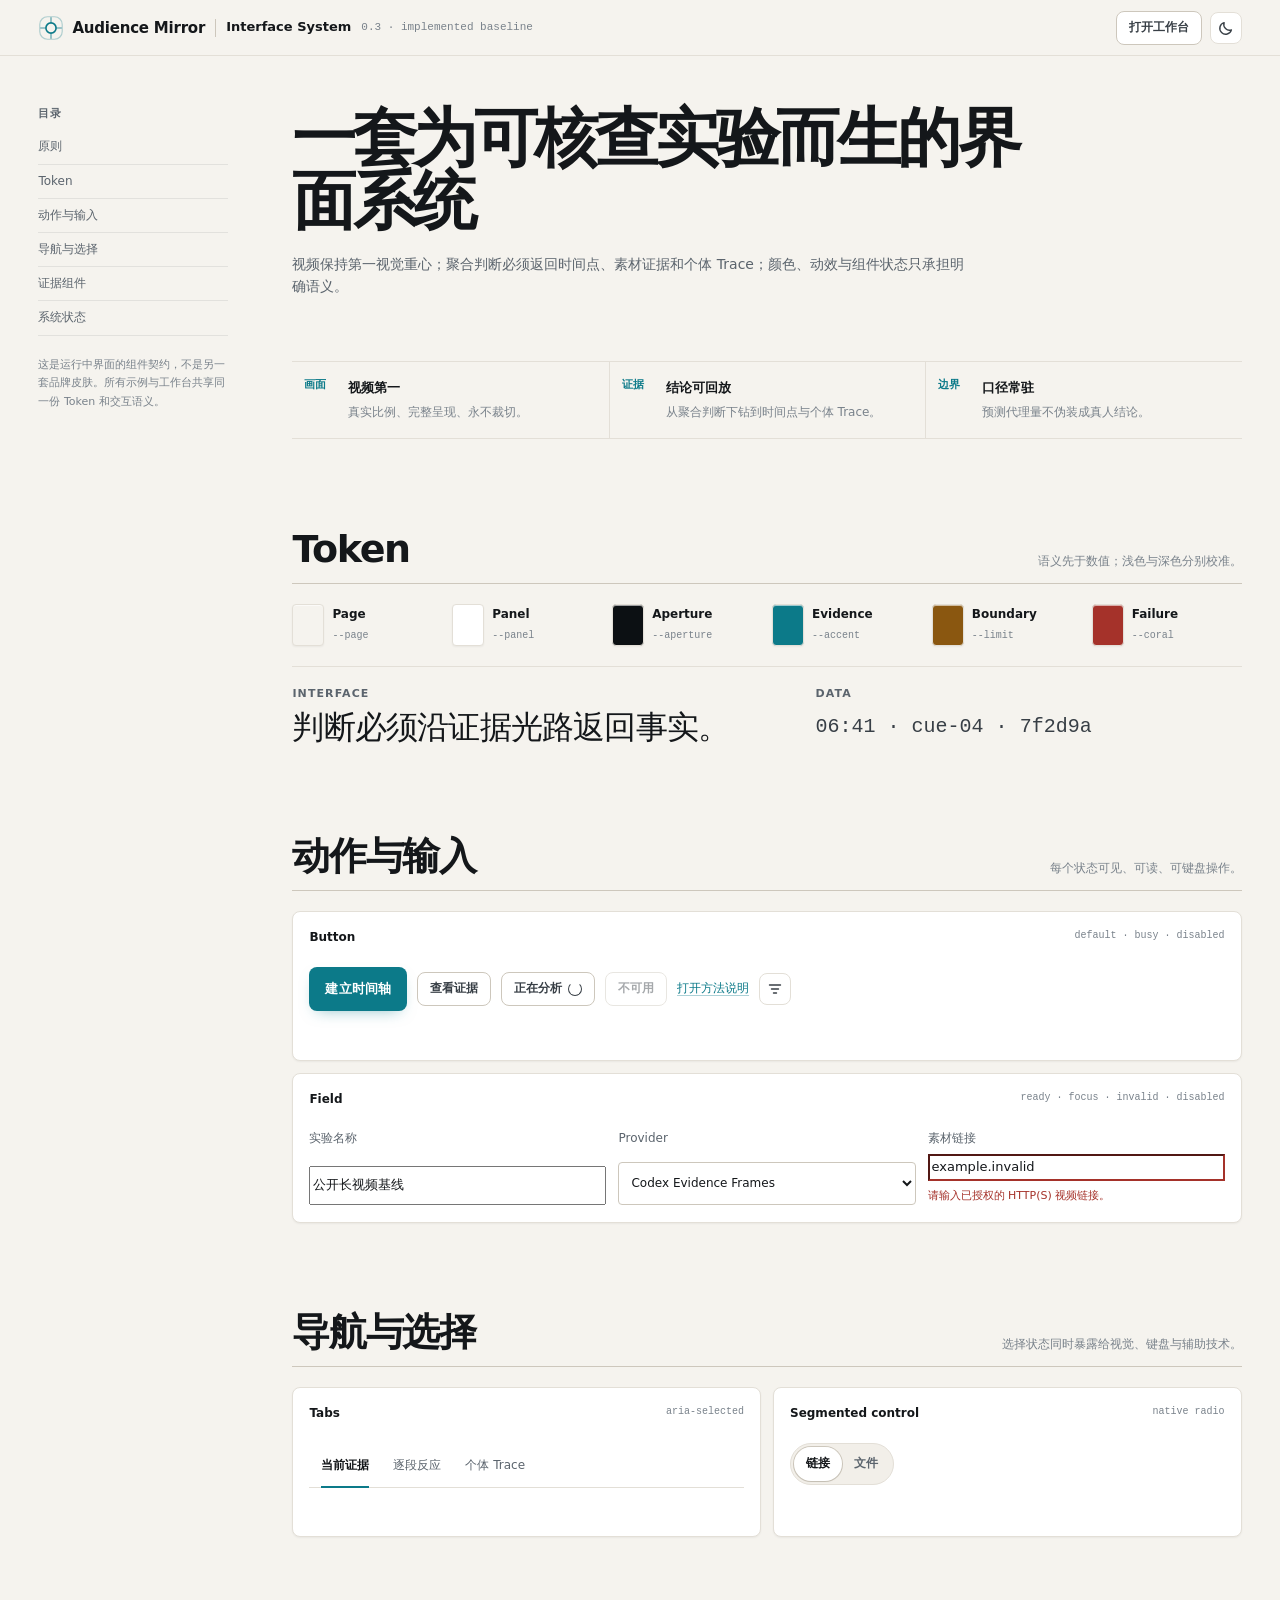
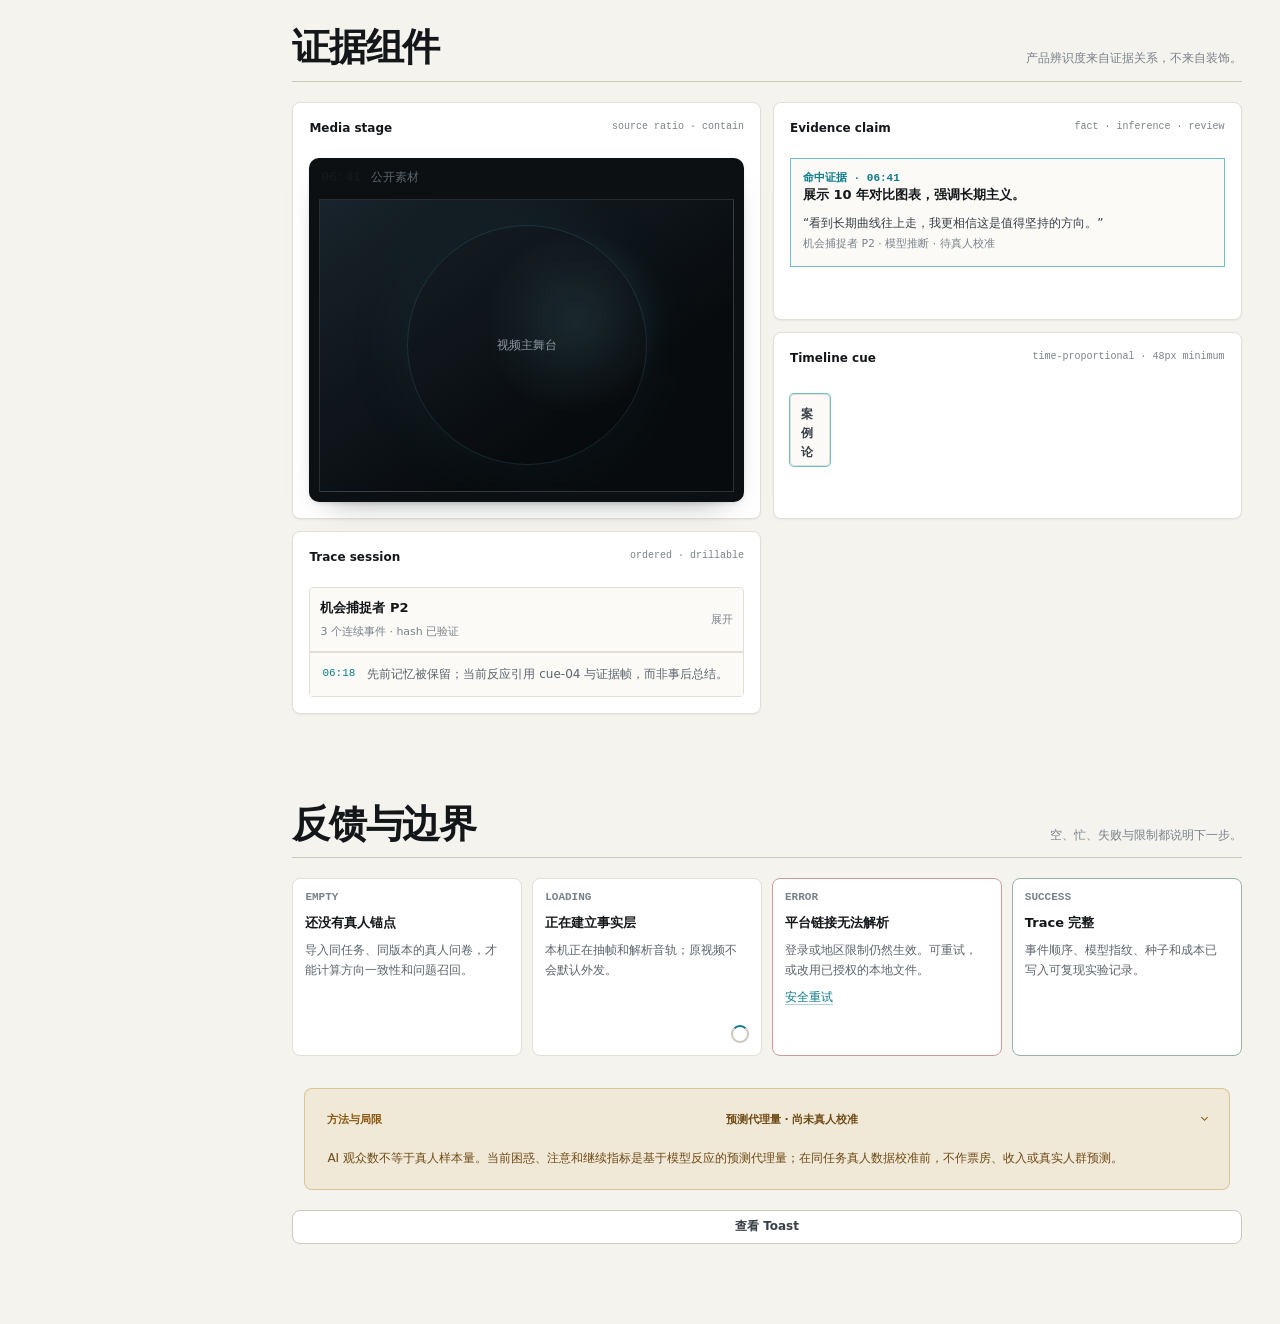
<file: web/components.html>
<!doctype html>
<html lang="zh-CN" data-theme="light">
<head>
  <meta charset="utf-8">
  <meta name="viewport" content="width=device-width, initial-scale=1, viewport-fit=cover">
  <meta name="color-scheme" content="light dark">
  <meta name="theme-color" id="theme-color" content="#f5f3ee">
  <meta name="description" content="Audience Mirror Interface System：设计 Token、基础组件、证据组件与状态契约。">
  <title>Audience Mirror · Interface System</title>
  <link rel="stylesheet" href="./styles.css?v=0.2.0-alpha.8">
  <link rel="stylesheet" href="./components.css?v=0.2.0-alpha.8">
  <script>
    (() => {
      let theme = "light";
      try { theme = localStorage.getItem("audience-mirror-theme") === "dark" ? "dark" : "light"; } catch {}
      document.documentElement.dataset.theme = theme;
    })();
  </script>
  <script src="./components.js?v=0.2.0-alpha.8" defer></script>
</head>
<body class="system-body">
  <a class="skip-link" href="#system-content">跳到组件目录</a>
  <header class="system-head">
    <a class="brand" href="./" aria-label="返回 Audience Mirror 工作台">
      <svg class="brand-mark" width="26" height="26" viewBox="0 0 22 22" aria-hidden="true">
        <rect x="1.5" y="1.5" width="19" height="19" rx="6.5" fill="none" stroke="currentColor" stroke-opacity=".3"></rect>
        <circle cx="11" cy="11" r="4.3" fill="none" stroke="currentColor" stroke-width="1.4"></circle>
        <path d="M11 2.4v3.5M11 16.1v3.5M2.4 11h3.5M16.1 11h3.5" fill="none" stroke="currentColor" stroke-opacity=".5" stroke-width="1.4" stroke-linecap="round"></path>
      </svg>
      <span>Audience Mirror</span>
    </a>
    <span class="system-divider" aria-hidden="true"></span>
    <strong>Interface System</strong>
    <span class="system-version">0.3 · implemented baseline</span>
    <div class="system-head-actions">
      <a class="secondary-button" href="./">打开工作台</a>
      <button class="head-icon" type="button" id="system-theme" aria-label="切换到深色主题" title="切换到深色主题">
        <svg class="glyph-sun" width="16" height="16" viewBox="0 0 16 16" aria-hidden="true"><circle cx="8" cy="8" r="3.1" fill="none" stroke="currentColor" stroke-width="1.4"></circle><path d="M8 1.2v1.9M8 12.9v1.9M1.2 8h1.9M12.9 8h1.9M3.2 3.2l1.35 1.35M11.45 11.45l1.35 1.35M12.8 3.2l-1.35 1.35M4.55 11.45L3.2 12.8" stroke="currentColor" stroke-width="1.4" stroke-linecap="round"></path></svg>
        <svg class="glyph-moon" width="16" height="16" viewBox="0 0 16 16" aria-hidden="true"><path d="M13.4 9.9A5.8 5.8 0 0 1 6.1 2.6a5.9 5.9 0 1 0 7.3 7.3Z" fill="none" stroke="currentColor" stroke-width="1.4" stroke-linejoin="round"></path></svg>
      </button>
    </div>
  </header>

  <div class="system-layout">
    <aside class="system-index" aria-label="组件目录">
      <p class="rail-label">目录</p>
      <nav>
        <a href="#principles">原则</a>
        <a href="#tokens">Token</a>
        <a href="#actions">动作与输入</a>
        <a href="#navigation">导航与选择</a>
        <a href="#evidence">证据组件</a>
        <a href="#states">系统状态</a>
      </nav>
      <p class="system-index-note">这是运行中界面的组件契约，不是另一套品牌皮肤。所有示例与工作台共享同一份 Token 和交互语义。</p>
    </aside>

    <main class="system-content" id="system-content">
      <section class="system-intro" id="principles">
        <h1>一套为可核查实验而生的界面系统</h1>
        <p>视频保持第一视觉重心；聚合判断必须返回时间点、素材证据和个体 Trace；颜色、动效与组件状态只承担明确语义。</p>
        <dl class="system-principles">
          <div><dt>画面</dt><dd><strong>视频第一</strong><span>真实比例、完整呈现、永不裁切。</span></dd></div>
          <div><dt>证据</dt><dd><strong>结论可回放</strong><span>从聚合判断下钻到时间点与个体 Trace。</span></dd></div>
          <div><dt>边界</dt><dd><strong>口径常驻</strong><span>预测代理量不伪装成真人结论。</span></dd></div>
        </dl>
      </section>

      <section class="system-section" id="tokens">
        <header class="system-section-head"><h2>Token</h2><p>语义先于数值；浅色与深色分别校准。</p></header>
        <div class="token-grid" aria-label="核心颜色 Token">
          <div style="--sample:var(--page)"><i></i><strong>Page</strong><code>--page</code></div>
          <div style="--sample:var(--panel)"><i></i><strong>Panel</strong><code>--panel</code></div>
          <div style="--sample:var(--aperture)"><i></i><strong>Aperture</strong><code>--aperture</code></div>
          <div style="--sample:var(--accent)"><i></i><strong>Evidence</strong><code>--accent</code></div>
          <div style="--sample:var(--limit)"><i></i><strong>Boundary</strong><code>--limit</code></div>
          <div style="--sample:var(--coral)"><i></i><strong>Failure</strong><code>--coral</code></div>
        </div>
        <div class="type-specimen">
          <div><span class="rail-label">Interface</span><p>判断必须沿证据光路返回事实。</p></div>
          <div><span class="rail-label">Data</span><code>06:41 · cue-04 · 7f2d9a</code></div>
        </div>
      </section>

      <section class="system-section" id="actions">
        <header class="system-section-head"><h2>动作与输入</h2><p>每个状态可见、可读、可键盘操作。</p></header>
        <div class="component-board">
          <article class="component-cell">
            <div class="component-meta"><strong>Button</strong><code>default · busy · disabled</code></div>
            <div class="component-row">
              <button class="primary-button" type="button">建立时间轴</button>
              <button class="secondary-button" type="button">查看证据</button>
              <button class="secondary-button" type="button" data-busy="true" aria-busy="true">正在分析</button>
              <button class="secondary-button" type="button" disabled>不可用</button>
              <button class="text-button" type="button">打开方法说明</button>
              <button class="head-icon" type="button" aria-label="筛选证据" title="筛选证据">
                <svg width="16" height="16" viewBox="0 0 16 16" aria-hidden="true"><path d="M2.5 4h11M4.5 8h7M6.5 12h3" fill="none" stroke="currentColor" stroke-width="1.4" stroke-linecap="round"/></svg>
              </button>
            </div>
          </article>
          <article class="component-cell">
            <div class="component-meta"><strong>Field</strong><code>ready · focus · invalid · disabled</code></div>
            <div class="field-grid">
              <label class="field"><span>实验名称</span><input value="公开长视频基线"></label>
              <label class="field"><span>Provider</span><select><option>Codex Evidence Frames</option><option>Gemini Native Video</option></select></label>
              <label class="field field-invalid"><span>素材链接</span><input aria-invalid="true" aria-describedby="lab-error" value="example.invalid"><small id="lab-error">请输入已授权的 HTTP(S) 视频链接。</small></label>
            </div>
          </article>
        </div>
      </section>

      <section class="system-section" id="navigation">
        <header class="system-section-head"><h2>导航与选择</h2><p>选择状态同时暴露给视觉、键盘与辅助技术。</p></header>
        <div class="component-board two-up">
          <article class="component-cell">
            <div class="component-meta"><strong>Tabs</strong><code>aria-selected</code></div>
            <div class="lab-tabs" role="tablist" aria-label="证据视图">
              <button type="button" role="tab" aria-selected="true">当前证据</button>
              <button type="button" role="tab" aria-selected="false">逐段反应</button>
              <button type="button" role="tab" aria-selected="false">个体 Trace</button>
            </div>
          </article>
          <article class="component-cell">
            <div class="component-meta"><strong>Segmented control</strong><code>native radio</code></div>
            <div class="source-mode" role="radiogroup" aria-label="素材来源示例">
              <label><input type="radio" name="lab-source" checked><span>链接</span></label>
              <label><input type="radio" name="lab-source"><span>文件</span></label>
            </div>
          </article>
        </div>
      </section>

      <section class="system-section" id="evidence">
        <header class="system-section-head"><h2>证据组件</h2><p>产品辨识度来自证据关系，不来自装饰。</p></header>
        <div class="component-board evidence-board">
          <article class="component-cell component-stage">
            <div class="component-meta"><strong>Media stage</strong><code>source ratio · contain</code></div>
            <div class="lab-aperture">
              <div class="aperture-chips"><span class="chip chip-mono">06:41</span><span class="chip">公开素材</span></div>
              <div class="lab-frame"><span>视频主舞台</span><i aria-hidden="true"></i></div>
            </div>
          </article>
          <article class="component-cell">
            <div class="component-meta"><strong>Evidence claim</strong><code>fact · inference · review</code></div>
            <div class="claim-block" tabindex="0">
              <p class="claim-reference">命中证据 · 06:41</p>
              <strong>展示 10 年对比图表，强调长期主义。</strong>
              <p>“看到长期曲线往上走，我更相信这是值得坚持的方向。”</p>
              <small>机会捕捉者 P2 · 模型推断 · 待真人校准</small>
            </div>
          </article>
          <article class="component-cell">
            <div class="component-meta"><strong>Timeline cue</strong><code>time-proportional · 48px minimum</code></div>
            <ol class="timeline-rail lab-timeline">
              <li><button type="button"><span class="cue-time">00:00</span><strong>开场钩子</strong></button></li>
              <li><button class="is-selected" type="button"><span class="cue-time">06:18</span><strong>核心观点 A</strong></button></li>
              <li><button type="button"><span class="cue-time">07:53</span><strong>案例论证</strong></button></li>
            </ol>
          </article>
          <article class="component-cell">
            <div class="component-meta"><strong>Trace session</strong><code>ordered · drillable</code></div>
            <details class="trace-session" open>
              <summary><span><strong>机会捕捉者 P2</strong><small>3 个连续事件 · hash 已验证</small></span><span>展开</span></summary>
              <div class="lab-trace"><code>06:18</code><p>先前记忆被保留；当前反应引用 cue-04 与证据帧，而非事后总结。</p></div>
            </details>
          </article>
        </div>
      </section>

      <section class="system-section" id="states">
        <header class="system-section-head"><h2>反馈与边界</h2><p>空、忙、失败与限制都说明下一步。</p></header>
        <div class="state-grid">
          <article data-state="empty"><span>Empty</span><strong>还没有真人锚点</strong><p>导入同任务、同版本的真人问卷，才能计算方向一致性和问题召回。</p></article>
          <article data-state="loading" aria-busy="true"><span>Loading</span><strong>正在建立事实层</strong><p>本机正在抽帧和解析音轨；原视频不会默认外发。</p><i class="state-loader" aria-hidden="true"></i></article>
          <article data-state="error"><span>Error</span><strong>平台链接无法解析</strong><p>登录或地区限制仍然生效。可重试，或改用已授权的本地文件。</p><button class="text-button" type="button">安全重试</button></article>
          <article data-state="success"><span>Success</span><strong>Trace 完整</strong><p>事件顺序、模型指纹、种子和成本已写入可复现实验记录。</p></article>
        </div>
        <details class="methods-strip" open>
          <summary><span>方法与局限</span><em>预测代理量 · 尚未真人校准</em></summary>
          <div class="methods-sheet"><p>AI 观众数不等于真人样本量。当前困惑、注意和继续指标是基于模型反应的预测代理量；在同任务真人数据校准前，不作票房、收入或真实人群预测。</p></div>
        </details>
        <button class="secondary-button" type="button" id="show-system-toast">查看 Toast</button>
      </section>
    </main>
  </div>

  <div class="form-message" id="system-toast" role="status" aria-live="polite">
    <span class="message-text">组件状态已同步到工作台语义。</span>
    <button class="message-dismiss" type="button" aria-label="关闭提示">×</button>
  </div>
</body>
</html>
</file>
<file: web/styles.css>
/* Audience Mirror — Calibrated Projection Room
   Second pass: paper-first, picture-first.

   OWN-WORLD
   The workbench is a calibration screening room. Light mode is the archive: warm
   paper, exact hairlines, and one cut-out window of near-black where the picture
   lives. Dark mode is the night shift in the same room — tuned on its own terms,
   not a mechanical inversion. In both themes the aperture stays the darkest
   surface on the page, so the eye lands on the footage before it lands on a
   control.

   LAYOUT CONTRACT
   - Desktop (>=1180px) scrolls. Nothing is compressed to fit one screen.
   - Row 1 is a sticky, converged head. Row 2 is a single-line command bar whose
     rights gate and load parameters never claim a row of their own.
   - Row 3 is the workbench: 65 stage / 35 inspector. The stage owns the picture,
     the transport and the timeline; the inspector sticks, caps its own height and
     scrolls internally, so it can never decide how tall the picture is.
   - Row 4 is the ledger: pipeline, scales, calibration state. Third layer, never
     competing for the first screen.
   - The aperture is sized by --stage-min (clamp), not by leftover space. An empty
     fixture is exactly as tall as a loaded video.
   - The ruler, the event cards and the proxy curves share one horizontal scroller
     and one time coordinate, so alignment is a fact rather than a claim.

   COLOUR LOCK
   - Accent (signal cyan) = evidence or action. Nothing decorative is accent.
   - Limit (amber) = limitation, risk, authorization boundary. Nothing else.
   - Mint = complete. Coral = failure. Slate = the second, non-semantic series.

   SHAPE LOCK
   4px chips and inputs, 8px panels and buttons, 10px for the picture well, pill
   only for status chips and segmented controls. No other radii.

   ELEVATION LOCK
   Only surfaces that genuinely float carry a shadow: the drawer, the popovers,
   the toast, the segmented thumb, and the picture well itself. Everything that is
   part of the page — the aperture slug, the transport, the timeline, the ledger —
   is hairline only. A card inside a card is a bug, not a style.

   MOTION
   Five durations, three curves; the full table lives on --dur-1..5 in :root.
   Motion only reports state, and the third pass adds exactly two signature
   motions on top of that vocabulary:
     · the emulsion — a Canvas 2D dust field that condenses onto the picture once
       per new picture and then stops dead;
     · the light path — the dotted relation trajectory the condense leaves
       behind, swept by one spark on cue selection or hover.
   Reduced motion removes both without removing meaning: the Canvas never opens a
   frame loop and every CSS transition completes at once. */

/* ---------- Theme: light is the default, dark is tuned separately ---------- */

:root {
  color-scheme: light;

  /* Ground: warm archival paper. */
  --page: #f5f3ee;
  --panel: #ffffff;
  --panel-soft: #fbfaf7;
  --panel-raised: #ffffff;
  --panel-sunk: #f2efe9;
  --inspector-bg: #ffffff;
  --deck-bg: #ffffff;
  --rail-bg: #fdfcfa;
  --scrim: rgb(28 26 22 / 42%);

  /* The picture well. Dark in every theme: the footage is the only dark region
     on the page, therefore the first visual weight. */
  --aperture: #0c1013;
  --aperture-glow: rgb(126 214 228 / 12%);
  --on-aperture: #f4f5f6;
  --on-aperture-dim: #b9c2c8;
  --on-aperture-faint: #8d979f;
  --on-aperture-line: rgb(255 255 255 / 13%);

  /* Ink */
  --ink: #14171a;
  --ink-dim: #383f46;
  --muted: #5b646d;
  --faint: #79828b;

  /* Structure */
  --line: #e3dfd7;
  --line-strong: #cdc7bc;
  --line-soft: rgb(20 23 26 / 8%);

  /* Semantics */
  --accent: #0c7a89;
  --accent-hover: #095e6a;
  --accent-line: #6dbfcb;
  --accent-wash: rgb(12 122 137 / 7%);
  --accent-ink: #ffffff;
  --accent-node: #0c7a89;
  --limit: #8a5710;
  --limit-quiet: #6f4a15;
  --limit-line: rgb(176 120 26 / 34%);
  --limit-wash: rgb(206 152 48 / 11%);
  --mint: #146b4c;
  --coral: #a5322a;
  --slate-series: #78838f;
  --focus: #0c7a89;

  /* Depth: paper lifts a little, never a lot. */
  --shadow-card: 0 1px 2px rgb(28 26 22 / 5%), 0 1px 0 rgb(255 255 255 / 60%) inset;
  --shadow-lift: 0 8px 24px -12px rgb(28 26 22 / 22%), 0 2px 6px -3px rgb(28 26 22 / 10%);
  --shadow-pop: 0 18px 44px -18px rgb(28 26 22 / 30%), 0 2px 8px -3px rgb(28 26 22 / 12%);
  --shadow-well: 0 14px 30px -20px rgb(12 16 19 / 55%), 0 2px 5px -2px rgb(12 16 19 / 18%);
  --shadow-drawer: 26px 0 70px -28px rgb(28 26 22 / 40%);
  --shadow-accent: 0 6px 16px -8px rgb(12 122 137 / 55%);

  /* Type */
  --sans: -apple-system, BlinkMacSystemFont, "SF Pro Text", "Segoe UI Variable Text", "Segoe UI", "PingFang SC", "Hiragino Sans GB", "Noto Sans CJK SC", "Source Han Sans SC", "Microsoft YaHei", Inter, system-ui, sans-serif;
  --mono: ui-monospace, "SF Mono", SFMono-Regular, "JetBrains Mono", "Cascadia Mono", Consolas, "Liberation Mono", monospace;
  --fs-meta: 11px;
  --fs-xs: 12px;
  --fs-sm: 13px;
  --fs-md: 14px;
  --fs-lg: 15px;
  --fs-xl: 18px;
  --fs-2xl: 21px;
  --fs-mono-sm: 11px;
  --fs-mono: 12px;
  --fs-mono-lg: 13px;

  /* Space */
  --s1: 4px;
  --s2: 6px;
  --s3: 8px;
  --s4: 10px;
  --s5: 12px;
  --s6: 16px;
  --s7: 20px;
  --s8: 28px;

  /* Shape */
  --r-xs: 4px;
  --r-sm: 8px;
  --r-md: 10px;
  --r-pill: 999px;

  /* Shell metrics */
  --shell-pad: clamp(16px, 1.6vw, 26px);
  --shell-gap: 10px;
  --row-head: 56px;
  --sticky-top: calc(var(--row-head) + var(--s4));
  --stage-min: clamp(380px, 48vh, 620px);
  --gutter-w: 62px;
  --lane-ruler: 20px;
  --lane-cue: 62px;
  --lane-curve: 96px;
  --drawer-w: 396px;
  --h-slot: 44px;
  --h-control: 34px;
  --h-touch: 44px;

  /* MOTION ARCHITECTURE — five durations, three curves, one meaning each.
     Nothing in this interface moves to decorate; every duration below is bound
     to a specific report.

       --dur-1 120ms  state readout: colour, border, opacity swap
       --dur-2 180ms  small travel: disclosure, grain fade, chip lift
       --dur-3 260ms  surface change: pane, drawer, toast, cursor travel
       --dur-4 460ms  evidence hand-off: the spark that sweeps the light path
       --dur-5 700ms  the condense: the Canvas emulsion, once per new picture

       --ease        settle — decelerate hard, never overshoot (surfaces)
       --ease-out    travel — even departure and arrival (cursors, sparks)
       --ease-grain  condense — slow gather, fast set (particles only)

     Rules. One motion may report one fact. Nothing loops except a genuine
     indeterminate wait (spinner, skeleton). Nothing animates on a timer the
     reader did not start. Reduced motion removes the movement, never the fact:
     the Canvas never starts and every CSS transition completes at once. */
  --dur-1: 120ms;
  --dur-2: 180ms;
  --dur-3: 260ms;
  --dur-4: 460ms;
  --dur-5: 700ms;
  --ease: cubic-bezier(.22, 1, .36, 1);
  --ease-out: cubic-bezier(.2, .72, .28, 1);
  --ease-grain: cubic-bezier(.24, .86, .24, 1);

  /* Grain: the smallest unit of the condense. A dot matrix that enters from the
     evidence edge of a row to say "this line is joined to the picture". Held at
     an alpha that cannot move text contrast: ~2% of pixels at ~20% ink. */
  --grain-ink: rgb(12 122 137 / 22%);
  --grain-cell: 3px;
  --grain-dot: .5px;
  --grain-reach: 46%;
  --grain-alpha: .62;

  /* Elevation discipline: only surfaces that genuinely float carry a shadow.
     Panels that are part of the page are hairline-only. */
  --ring: 2px;
  --ring-gap: 2px;
}

/* Night shift: same room, its own calibration. Panels stay cool-neutral, the
   aperture goes deeper than any panel, and the accent gains luminance instead of
   simply flipping. */
:root[data-theme="dark"] {
  color-scheme: dark;

  --page: #0a0d11;
  --panel: #12181f;
  --panel-soft: #0f151b;
  --panel-raised: #182029;
  --panel-sunk: #0c1116;
  --inspector-bg: #11171e;
  --deck-bg: #0f151b;
  --rail-bg: #0d1318;
  --scrim: rgb(2 4 6 / 62%);

  --aperture: #04070a;
  --aperture-glow: rgb(96 200 216 / 10%);
  --on-aperture: #eff2f4;
  --on-aperture-dim: #b3bcc4;
  --on-aperture-faint: #8a949c;
  --on-aperture-line: rgb(255 255 255 / 11%);

  --ink: #eef1f4;
  --ink-dim: #c8cfd6;
  --muted: #96a1ab;
  --faint: #7b858f;

  --line: #202a33;
  --line-strong: #2f3b46;
  --line-soft: rgb(255 255 255 / 7%);

  --accent: #4fd0e0;
  --accent-hover: #86e6f2;
  --accent-line: #2b7f8d;
  --accent-wash: rgb(79 208 224 / 10%);
  --accent-ink: #03171b;
  --accent-node: #4fd0e0;
  --limit: #e0ac54;
  --limit-quiet: #c4a373;
  --limit-line: rgb(224 172 84 / 32%);
  --limit-wash: rgb(224 172 84 / 9%);
  --mint: #6fd3ad;
  --coral: #e97c72;
  --slate-series: #8b98a6;
  --focus: #6fdcea;

  --shadow-card: 0 1px 2px rgb(0 0 0 / 30%);
  --shadow-lift: 0 10px 30px -14px rgb(0 0 0 / 60%), 0 2px 6px -3px rgb(0 0 0 / 40%);
  --shadow-pop: 0 22px 54px -22px rgb(0 0 0 / 72%), 0 2px 10px -4px rgb(0 0 0 / 46%);
  --shadow-well: 0 0 0 1px rgb(79 208 224 / 8%), 0 18px 40px -26px rgb(0 0 0 / 80%);
  --shadow-drawer: 26px 0 70px -26px rgb(0 0 0 / 70%);
  --shadow-accent: 0 6px 16px -9px rgb(79 208 224 / 45%);

  /* Night shift grain reads slightly brighter so the same 3px cell survives on a
     dark panel without becoming a glow. */
  --grain-ink: rgb(79 208 224 / 26%);
}

/* ---------- Reset and primitives ---------- */

* { box-sizing: border-box; min-width: 0; }
html { background: var(--page); }
html, body { width: 100%; }
body {
  margin: 0;
  min-height: 100dvh;
  background:
    radial-gradient(1400px 620px at 50% -8%, var(--accent-wash), transparent 68%),
    var(--page);
  color: var(--ink);
  font: 400 var(--fs-sm)/1.6 var(--sans);
  -webkit-font-smoothing: antialiased;
  text-rendering: optimizeLegibility;
}

h1, h2, h3, h4, p, dl, dd, ol, ul, fieldset, figure, blockquote { margin: 0; }
ol, ul { padding: 0; list-style: none; }
fieldset { border: 0; padding: 0; }
button, input, select { font: inherit; color: inherit; }
button { cursor: pointer; }
button:disabled, input:disabled, select:disabled { cursor: not-allowed; opacity: .45; }
input, select { accent-color: var(--accent); }
a { color: var(--accent); text-underline-offset: 3px; }
a:hover { color: var(--accent-hover); }
code, kbd { font-family: var(--mono); }
svg { flex: none; }
table { border-collapse: collapse; width: 100%; }
img, video { max-width: 100%; }

/* The UA rule for [hidden] loses to any author `display`, and several parts of
   this workbench are toggled by the hidden attribute alone. State it once, hard,
   and again for the specific elements that carry an author display. */
[hidden] { display: none !important; }
.aperture-state[hidden] { display: none; }
.inspector-view[hidden] { display: none; }
.lane-empty[hidden] { display: none; }
.playhead[hidden], .playmark[hidden] { display: none; }

::selection { background: var(--accent-wash); color: var(--ink); }
/* One ring, everywhere. The outline follows each element's own radius, so a pill
   keeps its pill and a 4px chip keeps its chip — the ring never restates shape. */
:focus-visible { outline: var(--ring) solid var(--focus); outline-offset: var(--ring-gap); }
/* Where a clipping ancestor would eat an outside ring, it moves inside instead. */
.timeline-rail > li > button:focus-visible,
.inspector-tabs button:focus-visible,
.head-nav button:focus-visible,
.pane-switch button:focus-visible,
.trace-session > summary:focus-visible,
.recent-experiments > summary:focus-visible,
.rail-group > summary:focus-visible,
.bar-options > summary:focus-visible,
.methods-strip summary:focus-visible { outline-offset: calc(-1 * var(--ring-gap)); }

.rail,
.inspector-view,
.recent-experiment-list,
.table-wrap,
.trace-body,
.track-scroll,
.methods-sheet {
  scrollbar-width: thin;
  scrollbar-color: var(--line-strong) transparent;
  overscroll-behavior: contain;
}
::-webkit-scrollbar { width: 10px; height: 10px; }
::-webkit-scrollbar-track { background: transparent; }
::-webkit-scrollbar-thumb { border: 3px solid transparent; border-radius: var(--r-pill); background: var(--line-strong); background-clip: content-box; }
::-webkit-scrollbar-thumb:hover { background-color: var(--faint); }

.sr-only {
  position: absolute !important;
  width: 1px !important;
  height: 1px !important;
  padding: 0 !important;
  margin: -1px !important;
  overflow: hidden !important;
  clip-path: inset(50%) !important;
  white-space: nowrap !important;
  border: 0 !important;
}
.is-hidden { display: none !important; }
.empty-copy { color: var(--faint); font-size: var(--fs-xs); line-height: 1.65; }
.rail-label {
  color: var(--muted);
  font: 620 var(--fs-meta)/1.2 var(--sans);
  letter-spacing: .1em;
  text-transform: uppercase;
}
.numeric { font-family: var(--mono); font-variant-numeric: tabular-nums; white-space: nowrap; }

.skip-link {
  position: fixed;
  z-index: 1000;
  top: 8px;
  left: 10px;
  padding: 10px 14px;
  border-radius: var(--r-sm);
  background: var(--accent);
  color: var(--accent-ink);
  font-weight: 700;
  text-decoration: none;
  transform: translateY(-200%);
  transition: transform var(--dur-2) var(--ease-out);
}
.skip-link:focus { transform: translateY(0); }

/* ---------- Buttons ---------- */

.primary-button, .secondary-button, .text-button, .evidence-button, .quiet-button,
.transport-step, .head-button, .head-icon, .drawer-close, .zoom-control button,
.head-nav button, .pane-switch button, .inspector-tabs button, .stage-action {
  border: 0;
  background: none;
  -webkit-appearance: none;
  appearance: none;
}
.primary-button, .secondary-button, .quiet-button {
  display: inline-flex;
  align-items: center;
  justify-content: center;
  gap: var(--s2);
}
.primary-button {
  min-height: var(--h-slot);
  padding: 0 var(--s6);
  border-radius: var(--r-sm);
  background: var(--accent);
  color: var(--accent-ink);
  font-size: var(--fs-sm);
  font-weight: 700;
  letter-spacing: .01em;
  white-space: nowrap;
  box-shadow: var(--shadow-accent);
  transition: background var(--dur-1) linear, transform var(--dur-1) var(--ease-out), box-shadow var(--dur-2) var(--ease-out);
}
.primary-button:hover:not(:disabled) { background: var(--accent-hover); }
.primary-button:active:not(:disabled) { transform: translateY(1px); box-shadow: none; }
.secondary-button {
  min-height: var(--h-control);
  padding: 0 var(--s5);
  border: 1px solid var(--line-strong);
  border-radius: var(--r-sm);
  background: var(--panel);
  color: var(--ink-dim);
  font-size: var(--fs-xs);
  font-weight: 620;
  transition: border-color var(--dur-1) linear, color var(--dur-1) linear, background var(--dur-1) linear;
}
.secondary-button:hover:not(:disabled) { border-color: var(--accent-line); color: var(--accent); background: var(--accent-wash); }
.quiet-button {
  min-height: var(--h-control);
  padding: 0 var(--s5);
  border: 1px solid var(--on-aperture-line);
  border-radius: var(--r-sm);
  color: var(--on-aperture-dim);
  font-size: var(--fs-xs);
  font-weight: 600;
  transition: border-color var(--dur-1) linear, color var(--dur-1) linear;
}
.quiet-button:hover { border-color: var(--on-aperture); color: var(--on-aperture); }
.text-button, .evidence-button {
  padding: 0;
  color: var(--accent);
  font-size: var(--fs-xs);
  text-align: left;
  text-decoration: underline;
  text-decoration-color: color-mix(in srgb, var(--accent) 34%, transparent);
  text-underline-offset: 3px;
  transition: color var(--dur-1) linear, text-decoration-color var(--dur-1) linear;
}
.evidence-button { font-size: inherit; }
.text-button:hover, .evidence-button:hover { color: var(--accent-hover); text-decoration-color: currentColor; }

/* A drill-down link is the smallest thing that reaches the picture, so it gets
   the smallest unit of the condense: a three-cell dot tail that pulls outward on
   hover and focus. It sits after the text and never over it. */
.evidence-button::after {
  content: "";
  display: inline-block;
  width: 0;
  height: var(--grain-cell);
  margin-left: 0;
  vertical-align: middle;
  background-image: radial-gradient(currentColor var(--grain-dot), transparent var(--grain-dot));
  background-size: var(--grain-cell) var(--grain-cell);
  opacity: 0;
  transition:
    width var(--dur-2) var(--ease-out),
    margin-left var(--dur-2) var(--ease-out),
    opacity var(--dur-2) var(--ease-out);
}
.evidence-button:hover::after,
.evidence-button:focus-visible::after { width: 15px; margin-left: 5px; opacity: .7; }

/* Busy is a state, not a disabled button: it keeps its label, states aria-busy,
   refuses input, and shows the one looping affordance the system allows. */
[data-busy="true"] { pointer-events: none; cursor: progress; }
.primary-button[data-busy="true"]::after,
.secondary-button[data-busy="true"]::after,
.stage-action[data-busy="true"]::after,
.quiet-button[data-busy="true"]::after {
  content: "";
  width: 12px;
  height: 12px;
  border: 1.5px solid currentColor;
  border-top-color: transparent;
  border-radius: 50%;
  animation: spin 760ms linear infinite;
}
.text-button[data-busy="true"], .recent-experiment[data-busy="true"] { opacity: .6; }
@keyframes spin { to { transform: rotate(360deg); } }

/* ---------- Grain: the hover shadow of the condense ---------- */

/* Three carriers, one grammar: the event card on the track, the hit evidence in
   the inspector, and a drillable individual record. Each grows a dot matrix in
   from its evidence edge — the same edge the light path attaches to. The matrix
   is a pseudo-element under the content, so no text ever loses contrast, and it
   is bound to hover and focus-visible, so no card is ever lit at rest. */
.timeline-rail > li > button,
.claim-block,
.trace-session > summary { position: relative; isolation: isolate; }
.timeline-rail > li > button::before,
.claim-block::before,
.trace-session > summary::before {
  content: "";
  position: absolute;
  inset: 0;
  z-index: 0;
  border-radius: inherit;
  background-image: radial-gradient(var(--grain-ink) var(--grain-dot), transparent var(--grain-dot));
  background-size: var(--grain-cell) var(--grain-cell);
  mask-image: linear-gradient(90deg, black, transparent var(--grain-reach));
  -webkit-mask-image: linear-gradient(90deg, black, transparent var(--grain-reach));
  opacity: 0;
  pointer-events: none;
  transition: opacity var(--dur-2) var(--ease-out);
}
.timeline-rail > li > button > *,
.claim-block > *,
.trace-session > summary > * { position: relative; z-index: 1; }
.timeline-rail > li > button:hover::before,
.timeline-rail > li > button:focus-visible::before,
.claim-block:hover::before,
.claim-block:focus-within::before,
.trace-session > summary:hover::before,
.trace-session > summary:focus-visible::before { opacity: var(--grain-alpha); }
/* A selected card already carries the accent wash; the grain would double it. */
.timeline-rail > li > button.is-selected::before { opacity: 0; }

/* ---------- Shell: a page that scrolls, not a page that squeezes ---------- */

.app-shell {
  width: 100%;
  min-height: 100dvh;
  padding: 0 var(--shell-pad) var(--s8);
  display: grid;
  grid-template-rows: auto auto auto auto;
  align-content: start;
  gap: var(--shell-gap);
}

/* ---------- Head: converged, sticky, full-bleed backdrop ---------- */

.shell-head {
  position: sticky;
  top: 0;
  z-index: 120;
  display: flex;
  align-items: center;
  gap: var(--s6);
  min-height: var(--row-head);
  margin: 0 calc(-1 * var(--shell-pad));
  padding: 0 var(--shell-pad);
  border-bottom: 1px solid var(--line);
  background: color-mix(in srgb, var(--page) 86%, transparent);
  backdrop-filter: saturate(1.5) blur(14px);
}
.brand {
  flex: none;
  display: inline-flex;
  align-items: center;
  gap: var(--s3);
  color: var(--ink);
  font-weight: 700;
  font-size: var(--fs-lg);
  letter-spacing: -.014em;
  text-decoration: none;
  white-space: nowrap;
}
/* The monogram only exists below 560px; see the narrow-head block. */
.brand-short { display: none; }
.brand-mark { color: var(--accent); transition: transform var(--dur-4) var(--ease); }
.brand:hover .brand-mark { transform: rotate(45deg); }
.thesis {
  padding-left: var(--s6);
  border-left: 1px solid var(--line);
  color: var(--muted);
  font-size: var(--fs-xs);
  white-space: nowrap;
}
.head-nav {
  margin-left: auto;
  display: flex;
  align-items: stretch;
  gap: var(--s1);
  align-self: stretch;
}
.head-nav button {
  position: relative;
  padding: 0 var(--s5);
  color: var(--muted);
  font-size: var(--fs-sm);
  font-weight: 560;
  white-space: nowrap;
  transition: color var(--dur-1) linear;
}
.head-nav button:hover { color: var(--ink-dim); }
.head-nav button[aria-pressed="true"] { color: var(--ink); font-weight: 660; }
.head-nav button::after {
  content: "";
  position: absolute;
  inset-inline: var(--s4);
  bottom: -1px;
  height: 2px;
  border-radius: var(--r-pill) var(--r-pill) 0 0;
  background: var(--accent);
  transform: scaleX(0);
  transition: transform var(--dur-2) var(--ease-out);
}
.head-nav button[aria-pressed="true"]::after { transform: scaleX(1); }
.head-actions {
  display: flex;
  align-items: center;
  gap: var(--s3);
}
/* Semantic only: this dot reports the local capability probe. */
.system-state {
  display: inline-flex;
  align-items: center;
  gap: var(--s2);
  max-width: 22vw;
  overflow: hidden;
  padding: 5px var(--s4);
  border: 1px solid var(--line);
  border-radius: var(--r-pill);
  background: var(--panel);
  color: var(--muted);
  font: 560 var(--fs-meta)/1.4 var(--sans);
  text-overflow: ellipsis;
  white-space: nowrap;
  cursor: default;
}
.system-state::before {
  content: "";
  flex: none;
  width: 6px;
  height: 6px;
  border-radius: 50%;
  background: var(--limit);
}
.system-state.is-ready::before { background: var(--mint); }
.system-state.is-demo::before { background: var(--accent); }
.system-state.is-error::before { background: var(--coral); }
.head-icon {
  width: 32px;
  height: 32px;
  display: grid;
  place-items: center;
  border: 1px solid var(--line);
  border-radius: var(--r-sm);
  background: var(--panel);
  color: var(--ink-dim);
  transition: border-color var(--dur-1) linear, color var(--dur-1) linear;
}
.head-icon:hover { border-color: var(--accent-line); color: var(--accent); }
.head-icon .glyph-sun, .head-icon .glyph-moon { grid-area: 1 / 1; }
:root:not([data-theme="dark"]) .head-icon .glyph-sun { display: none; }
:root[data-theme="dark"] .head-icon .glyph-moon { display: none; }
.head-button {
  display: inline-flex;
  align-items: center;
  gap: var(--s2);
  min-height: 32px;
  padding: 0 var(--s5);
  border: 1px solid var(--line-strong);
  border-radius: var(--r-sm);
  background: var(--panel);
  color: var(--ink-dim);
  font-size: var(--fs-xs);
  font-weight: 620;
  white-space: nowrap;
  transition: border-color var(--dur-1) linear, color var(--dur-1) linear, background var(--dur-1) linear;
}
.head-button:hover { border-color: var(--accent-line); color: var(--accent); }
.head-button[aria-expanded="true"] { border-color: var(--accent-line); background: var(--accent-wash); color: var(--accent); }

/* ---------- Command bar: one line, always ---------- */

.command-bar {
  position: relative;
  z-index: 60;
  scroll-margin-top: var(--sticky-top);
  padding: var(--s3);
  border: 1px solid var(--line);
  border-radius: var(--r-md);
  background: var(--panel);
  transition: border-color var(--dur-2) var(--ease-out), box-shadow var(--dur-2) var(--ease-out);
}
.command-bar:focus-within { border-color: var(--accent-line); box-shadow: var(--shadow-lift); }
.source-picker { display: grid; gap: var(--s3); }
.command-row {
  display: grid;
  grid-template-columns: auto minmax(200px, 1fr) auto auto auto;
  align-items: center;
  gap: var(--s3);
}
.source-mode {
  display: inline-flex;
  padding: 3px;
  border: 1px solid var(--line);
  border-radius: var(--r-pill);
  background: var(--panel-sunk);
}
.source-mode label { position: relative; }
.source-mode input {
  position: absolute;
  inset: 0;
  margin: 0;
  opacity: 0;
  cursor: pointer;
}
.source-mode span {
  display: block;
  padding: 7px var(--s5);
  border-radius: var(--r-pill);
  color: var(--muted);
  font-size: var(--fs-xs);
  font-weight: 620;
  transition: background var(--dur-2) var(--ease-out), color var(--dur-1) linear, box-shadow var(--dur-2) var(--ease-out);
}
.source-mode input:checked + span { background: var(--panel); color: var(--ink); box-shadow: var(--shadow-card), 0 0 0 1px var(--line-strong); }
.source-mode input:focus-visible + span { outline: 2px solid var(--focus); outline-offset: 2px; }

.command-slot { min-width: 0; }
.source-panel {
  display: flex;
  align-items: center;
  gap: var(--s3);
  min-height: var(--h-slot);
  padding: 0 var(--s4);
  border: 1px solid var(--line-strong);
  border-radius: var(--r-sm);
  background: var(--panel-soft);
  transition: border-color var(--dur-1) linear, background var(--dur-1) linear;
}
.source-panel:focus-within { border-color: var(--accent-line); background: var(--panel); }
.slot-glyph { display: inline-flex; color: var(--faint); transition: color var(--dur-1) linear; }
.source-panel:focus-within .slot-glyph { color: var(--accent); }
.slot-field { flex: 1; min-width: 0; display: block; }
.slot-field input {
  width: 100%;
  border: 0;
  background: none;
  font-size: var(--fs-md);
  outline: none;
}
.slot-field input::placeholder { color: var(--faint); }
.file-field input[type="file"] { font-size: var(--fs-xs); color: var(--ink-dim); }
.file-field input[type="file"]::file-selector-button {
  margin-right: var(--s4);
  padding: 7px var(--s5);
  border: 1px solid var(--line-strong);
  border-radius: var(--r-xs);
  background: var(--panel);
  color: var(--ink-dim);
  font: 620 var(--fs-xs)/1 var(--sans);
  cursor: pointer;
}
.slot-key {
  flex: none;
  padding: 3px 6px;
  border: 1px solid var(--line);
  border-radius: var(--r-xs);
  background: var(--panel);
  color: var(--faint);
  font-size: var(--fs-mono-sm);
  letter-spacing: .04em;
}

.check-field {
  display: flex;
  align-items: flex-start;
  gap: var(--s3);
  color: var(--ink-dim);
  font-size: var(--fs-xs);
  line-height: 1.5;
}
.check-field input { flex: none; width: 15px; height: 15px; margin: 2px 0 0; }
/* The rights gate rides the command line: it is a control, not a paragraph. */
.rights-field {
  align-items: center;
  gap: var(--s2);
  min-height: var(--h-slot);
  padding: 0 var(--s4) 0 var(--s5);
  border: 1px solid var(--line);
  border-radius: var(--r-sm);
  background: var(--panel-soft);
  font-weight: 600;
  white-space: nowrap;
  cursor: pointer;
  transition: border-color var(--dur-1) linear, background var(--dur-1) linear, color var(--dur-1) linear;
}
.rights-field input { margin: 0; }
.rights-field:hover { border-color: var(--line-strong); }
.rights-field:has(input:checked) { border-color: var(--accent-line); background: var(--accent-wash); color: var(--accent); }

.bar-options { position: relative; }
.bar-options > summary {
  display: inline-flex;
  align-items: center;
  gap: var(--s2);
  min-height: var(--h-slot);
  padding: 0 var(--s5);
  border: 1px solid var(--line);
  border-radius: var(--r-sm);
  color: var(--ink-dim);
  font-size: var(--fs-xs);
  font-weight: 620;
  white-space: nowrap;
  list-style: none;
  cursor: pointer;
  transition: border-color var(--dur-1) linear, color var(--dur-1) linear;
}
.bar-options > summary::-webkit-details-marker { display: none; }
.bar-options > summary:hover { border-color: var(--line-strong); }
.bar-options > summary::after {
  content: "";
  width: 5px;
  height: 5px;
  border-right: 1.4px solid currentColor;
  border-bottom: 1.4px solid currentColor;
  transform: translateY(-2px) rotate(45deg);
  transition: transform var(--dur-2) var(--ease-out);
}
.bar-options[open] > summary { border-color: var(--accent-line); color: var(--accent); }
.bar-options[open] > summary::after { transform: translateY(1px) rotate(225deg); }
.options-sheet {
  position: absolute;
  z-index: 70;
  top: calc(100% + var(--s3));
  right: 0;
  width: 340px;
  display: grid;
  grid-template-columns: 1fr 1fr;
  gap: var(--s4);
  padding: var(--s5);
  border: 1px solid var(--line);
  border-radius: var(--r-sm);
  background: var(--panel-raised);
  box-shadow: var(--shadow-pop);
  animation: sheetIn var(--dur-2) var(--ease-out);
}
@keyframes sheetIn { from { opacity: 0; transform: translateY(-4px); } }
.param-field { display: grid; gap: var(--s2); }
.param-field > span { color: var(--muted); font-size: var(--fs-meta); }
.param-field select {
  min-height: var(--h-control);
  padding: 0 var(--s3);
  border: 1px solid var(--line-strong);
  border-radius: var(--r-xs);
  background: var(--panel);
  font-size: var(--fs-xs);
}
.options-note { grid-column: 1 / -1; color: var(--faint); font-size: var(--fs-meta); line-height: 1.6; }

/* Progressive disclosure: the bar is one clean line until there is something to
   import, then the rights sentence and the source limits appear under it. */
.command-extra {
  display: grid;
  gap: var(--s2);
  padding-top: var(--s3);
  border-top: 1px dashed var(--line);
}
.command-bar[data-stage="idle"] .command-extra { display: none; }
.command-bar[data-stage="idle"]:focus-within .command-extra { display: grid; }
.command-extra > * { animation: extraIn var(--dur-2) var(--ease-out); }
@keyframes extraIn { from { opacity: 0; transform: translateY(-3px); } }
.rights-detail { color: var(--ink-dim); font-size: var(--fs-xs); line-height: 1.6; }
.slot-hint { color: var(--faint); font-size: var(--fs-meta); line-height: 1.65; }
.command-progress { display: none; }

/* ---------- Mobile pane switch (desktop hides it) ---------- */

.pane-switch { display: none; }

/* ---------- Workbench: 65 stage / 35 inspector ---------- */

.workbench {
  position: relative;
  display: grid;
  grid-template-columns: minmax(0, 65fr) minmax(0, 35fr);
  gap: var(--shell-gap);
  align-items: start;
}

/* ---------- Stage ---------- */

.stage {
  position: relative;
  min-width: 0;
  display: grid;
  grid-template-rows: auto auto auto;
  gap: var(--s3);
  scroll-margin-top: var(--sticky-top);
}

/* No frame around the picture. A panel here would only make the page read as a
   card holding a card; the well is already the strongest object on the sheet, so
   the aperture is nothing but a slug line and the well itself. */
.aperture {
  position: relative;
  display: grid;
  grid-template-rows: auto minmax(0, 1fr);
  gap: var(--s3);
}
/* Editorial slug line: the time is a figure, the material state is a label
   behind a rule, and the caveat is quiet running text pushed to the far margin.
   Three weights on one baseline instead of three identical pills. */
.aperture-chips {
  display: grid;
  grid-template-columns: auto auto minmax(0, 1fr);
  align-items: baseline;
  gap: var(--s4);
  padding-left: 2px;
}
.chip {
  padding: 0;
  border: 0;
  color: var(--muted);
  font-size: var(--fs-xs);
  font-weight: 580;
  white-space: nowrap;
}
.chip-mono {
  font-family: var(--mono);
  font-variant-numeric: tabular-nums;
  font-size: var(--fs-mono-lg);
  font-weight: 640;
  color: var(--ink);
  letter-spacing: .01em;
}
#aperture-tag { padding-left: var(--s4); border-left: 1px solid var(--line); }
.chip.is-restricted { color: var(--limit); }
.chip.is-restricted::before { content: "●\00a0"; font-size: .62em; vertical-align: .18em; }
.aperture-chips .chip-hint {
  justify-self: end;
  min-width: 0;
  color: var(--faint);
  font-size: var(--fs-meta);
  font-weight: 400;
  overflow: hidden;
  text-align: right;
  text-overflow: ellipsis;
}

/* The picture well. Its height comes from --stage-min, never from leftover space,
   so an empty fixture and a loaded 2.39:1 master are exactly as tall.
   `container-type: size` makes the well a size query container: the box is
   definite, cqh/cqw below resolve against it, and the source inside can be
   height-driven without ever being cropped. */
.media-stage {
  position: relative;
  min-height: var(--stage-min);
  display: grid;
  place-items: center;
  border-radius: var(--r-md);
  background:
    radial-gradient(130% 90% at 50% -14%, var(--aperture-glow), transparent 64%),
    var(--aperture);
  box-shadow: inset 0 0 0 1px var(--on-aperture-line), var(--shadow-well);
  color: var(--on-aperture);
  overflow: hidden;
  container-type: size;
}
/* Contain contract: never cropped, never covered. The well is height-constrained
   and width-abundant, so the box is driven from the height and aspect-ratio
   derives the width; max-width catches tall-and-narrow sources and object-fit
   guarantees no crop even when the box has to give up the exact ratio. */
.media-stage > video {
  display: block;
  height: 100cqh;
  width: auto;
  max-width: 100cqw;
  aspect-ratio: var(--media-aspect, 16 / 9);
  object-fit: contain;
  background: transparent;
}
.media-stage > img {
  display: block;
  max-width: 100cqw;
  max-height: 100cqh;
  object-fit: contain;
}
/* ---------- Signature 1: the emulsion ----------
   A Canvas 2D dust field that condenses onto the picture's border and eye line
   for one ~700ms beat whenever a new picture arrives, then stops dead. It is
   never a loop and never a hover effect.

   Contract: pointer-events none, so the native video controls keep every pixel
   of their hit area; z-index 3, so it sits under the loading and error overlay
   at z-index 5; screen blending only while live, so the dust adds light on the
   dark well and can never darken the footage; display:none under reduced motion,
   where the JS also refuses to start a frame loop at all. */
.emulsion {
  position: absolute;
  inset: 0;
  z-index: 3;
  width: 100%;
  height: 100%;
  opacity: 0;
  pointer-events: none;
  transition: opacity var(--dur-2) linear;
}
.emulsion[data-live="true"] { opacity: 1; mix-blend-mode: screen; }

/* No source yet: the well keeps its floor height, but it grows for its own copy
   instead of clipping it. Size containment is only needed when a real picture has
   to be measured against the box. */
.aperture[data-state="empty"] .media-stage,
.aperture[data-state="slate"] .media-stage {
  container-type: normal;
  height: auto;
}
.media-placeholder,
.aperture-slate {
  display: grid;
  justify-items: center;
  gap: var(--s4);
  max-width: 48ch;
  padding: var(--s7);
  text-align: center;
}
.placeholder-label,
.slate-label {
  color: var(--on-aperture-faint);
  font: 620 var(--fs-meta)/1 var(--sans);
  letter-spacing: .12em;
  text-transform: uppercase;
}
.media-placeholder strong,
.aperture-slate strong {
  color: var(--on-aperture);
  font-size: var(--fs-2xl);
  font-weight: 640;
  line-height: 1.35;
  letter-spacing: -.014em;
}
.media-placeholder p,
.aperture-slate p {
  color: var(--on-aperture-dim);
  font-size: var(--fs-sm);
  line-height: 1.7;
}
.aperture-slate p.slate-note { color: var(--on-aperture-faint); font-size: var(--fs-xs); }
.slate-time,
.placeholder-steps {
  color: var(--on-aperture-faint);
  font-family: var(--mono);
  font-variant-numeric: tabular-nums;
  font-size: var(--fs-mono);
  letter-spacing: .04em;
}
.slate-time { color: var(--accent-node); }
.stage-actions { display: flex; flex-wrap: wrap; justify-content: center; gap: var(--s3); }
.stage-action {
  min-height: var(--h-control);
  padding: 0 var(--s6);
  border: 0;
  border-radius: var(--r-sm);
  background: var(--on-aperture);
  color: #10151a;
  font-size: var(--fs-xs);
  font-weight: 700;
  white-space: nowrap;
  transition: transform var(--dur-1) var(--ease-out), opacity var(--dur-1) linear;
}
.stage-action:hover { opacity: .88; }
.stage-action:active { transform: translateY(1px); }
/* Inside the well the page-level focus colour would sit dark-on-dark, so the ring
   switches to the on-aperture ink for every control that lives on the picture. */
.media-stage :focus-visible { outline-color: var(--on-aperture); }
.aperture-state :focus-visible { outline-color: var(--on-aperture); }

.aperture-state {
  position: absolute;
  inset: 0;
  top: auto;
  z-index: 5;
  display: grid;
  align-content: center;
  justify-items: center;
  gap: var(--s3);
  height: var(--stage-min);
  padding: var(--s7);
  border-radius: var(--r-md);
  background: color-mix(in srgb, var(--aperture) 88%, transparent);
  backdrop-filter: blur(3px);
  color: var(--on-aperture);
  text-align: center;
  animation: stateIn var(--dur-3) var(--ease-out);
}
@keyframes stateIn { from { opacity: 0; } }
.aperture-state strong { font-size: var(--fs-xl); font-weight: 640; }
.aperture-state p { max-width: 52ch; color: var(--on-aperture-dim); font-size: var(--fs-sm); }
.aperture-state.is-error strong { color: var(--limit); }
.aperture-spinner {
  width: 22px;
  height: 22px;
  border: 2px solid color-mix(in srgb, var(--accent-node) 70%, transparent);
  border-top-color: transparent;
  border-radius: 50%;
  animation: spin 820ms linear infinite;
}
.aperture-state.is-error .aperture-spinner { display: none; }

/* Stage transport bar. Editorial, asymmetric: a two-line lockup on the left
   margin — timecode above as a mono figure, event name below as a title — with
   the machine-facing counters and the run action pushed to the right margin.
   Hairline only: this strip is part of the page, so it does not float. */
.stage-bar {
  display: flex;
  align-items: center;
  gap: var(--s5);
  min-height: 54px;
  padding: var(--s3) var(--s3) var(--s3) 0;
  border-top: 1px solid var(--line-strong);
}
/* The lockup absorbs the free space, so the transport keeps its order without any
   auto margins that would collapse when the artifact links are absent. */
.stage-lockup {
  flex: 1 1 auto;
  min-width: 0;
  display: grid;
  gap: 1px;
}
.stage-lockup > time {
  font-family: var(--mono);
  font-variant-numeric: tabular-nums;
  font-size: var(--fs-mono);
  font-weight: 620;
  color: var(--accent);
  letter-spacing: .04em;
  white-space: nowrap;
}
.stage-lockup > strong {
  font-size: var(--fs-lg);
  font-weight: 660;
  letter-spacing: -.014em;
  overflow: hidden;
  text-overflow: ellipsis;
  white-space: nowrap;
}
.stage-transport { flex: none; display: inline-flex; align-items: center; gap: var(--s3); }
.transport-position {
  flex: none;
  padding: 2px var(--s3);
  border-radius: var(--r-pill);
  background: var(--panel-sunk);
  font-family: var(--mono);
  font-variant-numeric: tabular-nums;
  font-size: var(--fs-mono-sm);
  color: var(--muted);
}
.transport-steps { display: inline-flex; gap: var(--s1); }
.transport-step {
  width: 30px;
  height: 30px;
  display: grid;
  place-items: center;
  border: 1px solid var(--line);
  border-radius: var(--r-xs);
  color: var(--ink-dim);
  transition: border-color var(--dur-1) linear, color var(--dur-1) linear, background var(--dur-1) linear;
}
.transport-step:hover:not(:disabled) { border-color: var(--accent-line); background: var(--accent-wash); color: var(--accent); }
.transport-step span {
  width: 6px;
  height: 6px;
  border-top: 1.5px solid currentColor;
  border-right: 1.5px solid currentColor;
}
#cue-prev span { transform: rotate(-135deg) translate(-1px, -1px); }
#cue-next span { transform: rotate(45deg) translate(-1px, -1px); }

.media-evidence-links {
  display: flex;
  align-items: center;
  gap: var(--s4);
  min-width: 0;
  overflow: hidden;
  color: var(--faint);
  font-size: var(--fs-meta);
  white-space: nowrap;
}
/* Before a real source exists there are no artifact links; the row must not keep
   a slot for them. */
.media-evidence-links:empty { display: none; }
.media-evidence-links span { overflow: hidden; text-overflow: ellipsis; }
.stage-bar .run-action { flex: none; min-height: 34px; padding: 0 var(--s5); font-size: var(--fs-xs); }

/* ---------- Cue block: one time coordinate system ---------- */

/* The timeline is a region of the sheet, not a card sitting on it: one hairline
   above it, and the gutter aligns to the same left margin as the picture. */
.cue-block {
  display: grid;
  gap: var(--s4);
  padding: var(--s5) 0 var(--s3);
  border-top: 1px solid var(--line);
}
.cue-head {
  display: flex;
  align-items: baseline;
  gap: var(--s4);
}
.cue-head > p {
  flex: 1;
  min-width: 0;
  overflow: hidden;
  color: var(--faint);
  font-size: var(--fs-meta);
  text-overflow: ellipsis;
  white-space: nowrap;
}
.zoom-control {
  flex: none;
  display: inline-flex;
  align-items: center;
  gap: var(--s1);
}
.zoom-label {
  font-family: var(--mono);
  font-variant-numeric: tabular-nums;
  font-size: var(--fs-mono-sm);
  color: var(--faint);
  padding-right: var(--s2);
}
.zoom-control button {
  min-width: 26px;
  height: 24px;
  display: grid;
  place-items: center;
  padding: 0 var(--s2);
  border: 1px solid var(--line);
  border-radius: var(--r-xs);
  color: var(--ink-dim);
  font-size: var(--fs-meta);
  transition: border-color var(--dur-1) linear, color var(--dur-1) linear, background var(--dur-1) linear;
}
.zoom-control button:hover:not(:disabled) { border-color: var(--accent-line); background: var(--accent-wash); color: var(--accent); }

.cue-grid {
  display: grid;
  grid-template-columns: var(--gutter-w) minmax(0, 1fr);
  gap: var(--s3);
}
.lane-gutter {
  display: grid;
  grid-template-rows: var(--lane-ruler) var(--lane-cue) var(--lane-curve);
  align-items: center;
}
.lane-gutter > span {
  color: var(--faint);
  font: 620 var(--fs-meta)/1.1 var(--sans);
  letter-spacing: .08em;
  text-transform: uppercase;
}
.gutter-ruler { align-self: end; padding-bottom: 3px; }
.gutter-cue { align-self: center; }
.gutter-curve { position: relative; align-self: stretch; }
.gutter-curve b { position: absolute; top: 50%; left: 0; font-weight: 620; transform: translateY(-50%); }
.gutter-curve i {
  position: absolute;
  right: 0;
  font-family: var(--mono);
  font-size: var(--fs-mono-sm);
  font-style: normal;
  letter-spacing: 0;
  text-transform: none;
  transform: translateY(-50%);
}
.gutter-curve i:nth-of-type(1) { top: 12%; }
.gutter-curve i:nth-of-type(2) { top: 50%; }
.gutter-curve i:nth-of-type(3) { top: 88%; }

.track-scroll {
  min-width: 0;
  overflow-x: auto;
  overflow-y: hidden;
  padding-bottom: 2px;
}
.track {
  position: relative;
  width: calc(100% * var(--zoom, 1));
  min-width: var(--track-floor, 100%);
  display: grid;
  grid-template-rows: var(--lane-ruler) var(--lane-cue) var(--lane-curve);
}

/* Continuous ruler: ticks are placed by real time, never by card order. */
.cue-ruler {
  position: relative;
  border-bottom: 1px solid var(--line);
}
.cue-ruler li {
  position: absolute;
  bottom: 0;
  left: var(--at, 0%);
  padding-left: 5px;
  border-left: 1px solid var(--line-strong);
  color: var(--faint);
  font-family: var(--mono);
  font-variant-numeric: tabular-nums;
  font-size: var(--fs-mono-sm);
  line-height: 1.4;
  white-space: nowrap;
}
.cue-ruler li[data-edge="end"] {
  transform: translateX(-100%);
  padding-left: 0;
  padding-right: 5px;
  border-left: 0;
  border-right: 1px solid var(--line-strong);
}

/* Event cards are absolutely placed by start time and duration. */
.timeline-rail {
  position: relative;
  padding: var(--s2) 0;
}
.timeline-rail > li {
  position: absolute;
  top: var(--s2);
  bottom: var(--s2);
  left: var(--at, 0%);
  width: var(--len, 10%);
  min-width: 10px;
  padding-right: 3px;
  container-type: inline-size;
}
/* Short events drop their metadata rather than letting it collide. Zoom in to
   read the full card. */
@container (max-width: 150px) {
  .cue-span { display: none; }
}
@container (max-width: 96px) {
  .cue-time { display: none; }
}
.timeline-rail > li > button {
  width: 100%;
  height: 100%;
  display: grid;
  grid-template-columns: minmax(0, 1fr) auto;
  grid-template-rows: auto auto;
  align-content: center;
  column-gap: var(--s2);
  row-gap: 2px;
  overflow: hidden;
  padding: 0 var(--s3);
  border: 1px solid var(--line);
  border-radius: var(--r-xs);
  background: var(--panel-soft);
  color: var(--ink-dim);
  text-align: left;
  transition: border-color var(--dur-1) linear, background var(--dur-1) linear, color var(--dur-1) linear, box-shadow var(--dur-2) var(--ease-out);
}
.timeline-rail > li > button:hover {
  border-color: var(--line-strong);
  background: var(--panel);
  color: var(--ink);
}
.timeline-rail > li > button.is-selected {
  border-color: var(--accent-line);
  border-left-color: var(--accent);
  background: var(--accent-wash);
  color: var(--ink);
  box-shadow: 0 0 0 1px var(--accent-line);
}
.cue-mark { display: none; }
.cue-time {
  grid-column: 1;
  grid-row: 1;
  font-family: var(--mono);
  font-variant-numeric: tabular-nums;
  font-size: var(--fs-mono-sm);
  color: var(--faint);
}
.timeline-rail > li > button.is-selected .cue-time { color: var(--accent); font-weight: 620; }
.cue-label {
  grid-column: 1 / -1;
  grid-row: 2;
  font-size: var(--fs-xs);
  font-weight: 620;
  line-height: 1.4;
  overflow: hidden;
  text-overflow: ellipsis;
  white-space: nowrap;
}
.cue-span {
  grid-column: 2;
  grid-row: 1;
  font-family: var(--mono);
  font-variant-numeric: tabular-nums;
  font-size: var(--fs-mono-sm);
  color: var(--faint);
  text-align: right;
}
.timeline-rail > li.empty-copy {
  position: static;
  width: auto;
  padding: var(--s4) 0;
}
.cue-skeleton {
  height: 100%;
  border-radius: var(--r-xs);
  background: linear-gradient(90deg, var(--panel-soft) 0%, var(--panel-sunk) 50%, var(--panel-soft) 100%);
  background-size: 220% 100%;
  animation: sweep 1300ms linear infinite;
}
@keyframes sweep { to { background-position: -220% 0; } }

/* Proxy curves share the ruler's coordinate system. */
.curve-lane {
  position: relative;
  border-top: 1px solid var(--line);
  color: var(--accent-node);
  background:
    linear-gradient(var(--line-soft), var(--line-soft)) no-repeat 0 12% / 100% 1px,
    linear-gradient(var(--line-soft), var(--line-soft)) no-repeat 0 50% / 100% 1px,
    linear-gradient(var(--line-soft), var(--line-soft)) no-repeat 0 88% / 100% 1px;
}
.proxy-curve {
  display: block;
  width: 100%;
  height: 100%;
}
.proxy-curve .series-attention { stroke: var(--accent-node); stroke-width: 2; fill: none; }
.proxy-curve .series-confusion { stroke: var(--slate-series); stroke-width: 1.5; stroke-dasharray: 5 3.5; fill: none; }
.proxy-curve .series-area { fill: url(#curve-fade); stroke: none; }

/* Markers are HTML: the stretched SVG viewBox would turn circles into ovals. */
.curve-nodes { position: absolute; inset: 0; pointer-events: none; }
.curve-nodes i {
  position: absolute;
  width: 10px;
  height: 10px;
  margin: -5px 0 0 -5px;
  border: 2px solid transparent;
  border-radius: 50%;
  background: var(--slate-series);
  transform: scale(.5);
  transition: transform var(--dur-2) var(--ease-out), border-color var(--dur-1) linear;
}
.curve-nodes i[data-series="attention"] { background: var(--accent-node); }
.curve-nodes i.is-selected {
  border-color: var(--panel);
  box-shadow: 0 0 0 1px currentColor;
  color: var(--slate-series);
  transform: scale(1);
}
.curve-nodes i[data-series="attention"].is-selected { color: var(--accent-node); }
.lane-empty {
  position: absolute;
  inset: 0;
  display: grid;
  place-items: center;
  padding: 0 var(--s5);
  color: var(--faint);
  font-size: var(--fs-xs);
  text-align: center;
}
.curve-legend {
  display: flex;
  align-items: center;
  gap: var(--s5);
  padding-left: calc(var(--gutter-w) + var(--s3));
  color: var(--faint);
  font-size: var(--fs-meta);
}
.legend-item { display: inline-flex; align-items: center; gap: var(--s2); color: var(--muted); }
.legend-item::before {
  content: "";
  width: 14px;
  height: 0;
  border-top: 2px solid var(--accent-node);
}
.legend-item[data-series="confusion"]::before { border-top: 2px dashed var(--slate-series); }
.legend-note { overflow: hidden; text-overflow: ellipsis; white-space: nowrap; }
.curve-legend[data-state="empty"] .legend-item { opacity: .45; }

/* Selected cue cursor and live playback marker */
.playhead {
  position: absolute;
  top: 0;
  bottom: 0;
  left: var(--at, 0%);
  width: 1px;
  background: var(--accent);
  opacity: .85;
  pointer-events: none;
  transition: left var(--dur-3) var(--ease-out);
}
.playhead[data-align="end"] .playhead-time { left: auto; right: 0; }
.playhead-time {
  position: absolute;
  top: -1px;
  left: 0;
  padding: 1px 5px;
  border-radius: var(--r-xs);
  background: var(--accent);
  color: var(--accent-ink);
  font-family: var(--mono);
  font-variant-numeric: tabular-nums;
  font-size: var(--fs-mono-sm);
  font-weight: 700;
  white-space: nowrap;
}
.playmark {
  position: absolute;
  top: var(--lane-ruler);
  bottom: 0;
  left: var(--at, 0%);
  width: 1px;
  background: repeating-linear-gradient(var(--muted) 0 3px, transparent 3px 6px);
  opacity: .6;
  pointer-events: none;
}

/* ---------- Inspector: serves the current frame, scrolls on its own ---------- */

.inspector {
  position: sticky;
  top: var(--sticky-top);
  min-width: 0;
  max-height: calc(100dvh - var(--sticky-top) - var(--s6));
  display: grid;
  grid-template-rows: auto auto minmax(0, 1fr);
  border: 1px solid var(--line);
  border-radius: var(--r-md);
  background: var(--inspector-bg);
  overflow: hidden;
  scroll-margin-top: var(--sticky-top);
}
.inspector-tabs {
  display: flex;
  gap: var(--s1);
  padding: 0 var(--s5);
  border-bottom: 1px solid var(--line);
}
.inspector-tabs button {
  position: relative;
  padding: var(--s5) var(--s3);
  border: 0;
  background: none;
  color: var(--muted);
  font-size: var(--fs-sm);
  font-weight: 560;
  white-space: nowrap;
  transition: color var(--dur-1) linear;
}
.inspector-tabs button:hover { color: var(--ink-dim); }
.inspector-tabs button[aria-selected="true"] { color: var(--ink); font-weight: 660; }
.inspector-tabs button::after {
  content: "";
  position: absolute;
  inset-inline: 0;
  bottom: -1px;
  height: 2px;
  border-radius: var(--r-pill) var(--r-pill) 0 0;
  background: var(--accent);
  transform: scaleX(0);
  transition: transform var(--dur-2) var(--ease-out);
}
.inspector-tabs button[aria-selected="true"]::after { transform: scaleX(1); }

/* Limits are stated once, in amber, without shouting over the content. */
.methods-strip {
  display: grid;
  grid-template-columns: auto minmax(0, 1fr);
  align-items: center;
  gap: var(--s3);
  margin: var(--s5) var(--s5) 0;
  padding: var(--s3) var(--s4);
  border: 1px solid var(--limit-line);
  border-radius: var(--r-xs);
  background: var(--limit-wash);
}
.methods-glyph { display: inline-flex; color: var(--limit); }
.methods-strip > strong { color: var(--limit-quiet); font-size: var(--fs-xs); font-weight: 620; line-height: 1.5; }
.methods-strip > details { grid-column: 1 / -1; }
.methods-strip summary {
  display: inline-flex;
  align-items: center;
  gap: var(--s2);
  color: var(--limit);
  font-size: var(--fs-meta);
  font-weight: 620;
  list-style: none;
  cursor: pointer;
}
.methods-strip summary::-webkit-details-marker { display: none; }
.methods-strip summary::after {
  content: "";
  width: 4px;
  height: 4px;
  border-right: 1.3px solid currentColor;
  border-bottom: 1.3px solid currentColor;
  transform: translateY(-2px) rotate(45deg);
  transition: transform var(--dur-2) var(--ease-out);
}
.methods-strip details[open] summary::after { transform: translateY(1px) rotate(225deg); }
.methods-sheet {
  max-height: 40vh;
  overflow-y: auto;
  margin-top: var(--s3);
  display: grid;
  gap: var(--s4);
  animation: extraIn var(--dur-2) var(--ease-out);
}
.methods-sheet ul { display: grid; gap: var(--s2); }
.methods-sheet li {
  padding-left: var(--s5);
  color: var(--ink-dim);
  font-size: var(--fs-xs);
  line-height: 1.65;
  text-indent: calc(-1 * var(--s5));
}
.methods-sheet li::before { content: "· "; color: var(--limit); }
.epistemic-legend { display: grid; gap: var(--s2); }
.epistemic-legend > div { display: grid; grid-template-columns: 116px minmax(0, 1fr); gap: var(--s3); }
.epistemic-legend dt { font-size: var(--fs-meta); font-weight: 620; }
.epistemic-legend dd { color: var(--faint); font-size: var(--fs-meta); line-height: 1.55; }
[data-epistemic="human_confirmed"], [data-epistemic="user_provided"] { color: var(--mint); }
[data-epistemic="model_inferred"], [data-epistemic="model_observed"] { color: var(--accent); }
[data-epistemic="proxy"], [data-epistemic="synthetic_fixture"] { color: var(--limit); }

.inspector-views { min-height: 0; display: grid; }
.inspector-view {
  min-height: 0;
  overflow-y: auto;
  padding: var(--s5);
  display: grid;
  gap: var(--s5);
  align-content: start;
  animation: viewIn var(--dur-3) var(--ease-out);
}
@keyframes viewIn { from { opacity: 0; transform: translateY(4px); } }
/* The panel takes focus when a tab is activated; keep its ring inside the pane. */
.inspector-view:focus-visible { outline-offset: -2px; }
/* Asymmetric lockup, same grammar as the stage transport: eyebrow with the time
   slice, then the event as a title, with the review state held on the right
   margin across both rows. */
.inspector-heading {
  display: grid;
  grid-template-columns: minmax(0, 1fr) auto;
  align-items: baseline;
  gap: 2px var(--s4);
}
.heading-eyebrow {
  grid-column: 1;
  display: flex;
  align-items: baseline;
  gap: var(--s3);
  min-width: 0;
}
.heading-eyebrow > time {
  font-family: var(--mono);
  font-variant-numeric: tabular-nums;
  font-size: var(--fs-mono-sm);
  font-weight: 620;
  color: var(--accent);
  letter-spacing: .04em;
  white-space: nowrap;
}
.inspector-heading h3 {
  grid-column: 1;
  font-size: var(--fs-xl);
  font-weight: 680;
  letter-spacing: -.016em;
  line-height: 1.3;
}
.inspector-heading .status-tag { grid-column: 2; grid-row: 1 / span 2; align-self: center; }
.status-tag {
  flex: none;
  padding: 3px var(--s3);
  border: 1px solid var(--line-strong);
  border-radius: var(--r-pill);
  color: var(--muted);
  font-size: var(--fs-meta);
  font-weight: 580;
}
.status-tag[data-tone="confirmed"] { border-color: color-mix(in srgb, var(--mint) 42%, transparent); color: var(--mint); }
.status-tag[data-tone="pending"] { border-color: var(--limit-line); color: var(--limit); }
.event-summary { color: var(--ink-dim); font-size: var(--fs-sm); line-height: 1.75; }
.view-note {
  padding-bottom: var(--s4);
  border-bottom: 1px solid var(--line);
  color: var(--muted);
  font-size: var(--fs-xs);
  line-height: 1.7;
}

/* Blocks are separated by hairlines and space, not by nested cards. */
.inspector-block {
  display: grid;
  gap: var(--s3);
  padding-top: var(--s5);
  border-top: 1px solid var(--line);
}
.block-head { display: flex; align-items: baseline; justify-content: space-between; gap: var(--s4); }
.qualifier {
  flex: none;
  color: var(--limit);
  font-size: var(--fs-meta);
  font-weight: 580;
}
.qualifier.is-quiet { color: var(--faint); font-weight: 400; }

.metric-strip { display: grid; grid-template-columns: repeat(3, minmax(0, 1fr)); gap: var(--s4); align-content: start; }
.metric-strip > div { display: grid; gap: var(--s2); align-content: start; }
.metric-strip dt { color: var(--muted); font-size: var(--fs-xs); }
.metric-strip dd { display: grid; gap: var(--s2); }
.metric-strip dd b {
  font-family: var(--mono);
  font-variant-numeric: tabular-nums;
  font-size: var(--fs-xl);
  font-weight: 620;
  letter-spacing: -.02em;
}
.metric-strip dd::after {
  content: "";
  height: 3px;
  border-radius: var(--r-pill);
  background: linear-gradient(90deg, var(--accent) 0 calc(var(--v, 0) * 100%), var(--line) calc(var(--v, 0) * 100%) 100%);
  transition: background var(--dur-3) var(--ease-out);
}
.metric-strip > div[data-state="empty"] dd b { color: var(--faint); }
.metric-strip > div[data-state="empty"] dd::after { background: var(--line); }
.metric-note { color: var(--faint); font-size: var(--fs-meta); line-height: 1.6; }

.observation-list { display: grid; gap: var(--s4); }
.observation-list > li { color: var(--ink-dim); font-size: var(--fs-sm); line-height: 1.7; }
.observation-meta {
  display: block;
  margin-top: 3px;
  color: var(--faint);
  font-size: var(--fs-meta);
}
.observation-meta b { font-weight: 620; }

/* The terminus of the light path. It rests as a dotted column — the same particle
   grammar as the beam — and solidifies for the beat the beam actually lands. */
.claim-anchor {
  position: absolute;
  top: var(--s5);
  left: -1px;
  width: 2px;
  height: 34px;
  border-radius: var(--r-pill);
  background: repeating-linear-gradient(var(--accent) 0 2px, transparent 2px 4px);
  opacity: .5;
  transform: scaleY(.88);
  transform-origin: top;
  transition: opacity var(--dur-2) var(--ease-out), transform var(--dur-3) var(--ease);
}
.claim-block:hover .claim-anchor,
.claim-block:focus-within .claim-anchor { opacity: .8; }
.claim-anchor.is-landed { background: var(--accent); opacity: 1; transform: scaleY(1); }
/* The hit time is the figure on the left margin; the modality and epistemic state
   hold the right margin. Two columns, no boxes. */
.claim-hit {
  display: grid;
  grid-template-columns: auto minmax(0, 1fr);
  align-items: baseline;
  gap: var(--s4);
}
.claim-hit time {
  font-family: var(--mono);
  font-variant-numeric: tabular-nums;
  font-size: var(--fs-mono-lg);
  font-weight: 640;
  color: var(--accent);
  letter-spacing: .02em;
}
.claim-hit span { color: var(--faint); font-size: var(--fs-meta); text-align: right; }
.claim-excerpt {
  margin-top: var(--s3);
  color: var(--ink);
  font-size: var(--fs-sm);
  line-height: 1.75;
}
.claim-source {
  margin-top: var(--s2);
  color: var(--faint);
  font-family: var(--mono);
  font-size: var(--fs-mono-sm);
  overflow-wrap: anywhere;
}
.claim-quote {
  margin-top: var(--s4);
  padding: var(--s4) 0;
  border-block: 1px solid var(--line);
}
.claim-quote p { color: var(--ink-dim); font-size: var(--fs-sm); line-height: 1.7; }
.claim-quote footer { margin-top: var(--s2); color: var(--faint); font-size: var(--fs-meta); }

.extreme-row {
  display: flex;
  align-items: baseline;
  justify-content: space-between;
  gap: var(--s4);
  padding: var(--s2) 0;
  font-size: var(--fs-sm);
}
.extreme-row + .extreme-row { border-top: 1px solid var(--line-soft); }
.extreme-row > span { color: var(--muted); font-size: var(--fs-xs); }

.provenance-strip {
  display: grid;
  grid-template-columns: repeat(2, minmax(0, 1fr));
  gap: var(--s3) var(--s5);
  padding-top: var(--s5);
  border-top: 1px solid var(--line);
}
.provenance-strip > div { display: grid; gap: 2px; min-width: 0; }
.provenance-strip dt { color: var(--faint); font-size: var(--fs-meta); }
.provenance-strip dd {
  color: var(--ink-dim);
  font-family: var(--mono);
  font-size: var(--fs-mono-sm);
  overflow: hidden;
  text-overflow: ellipsis;
  white-space: nowrap;
}

/* Tables */
.table-wrap { overflow-x: auto; }
#response-table th, #response-table td, .trace-body th, .trace-body td {
  padding: var(--s3);
  border-bottom: 1px solid var(--line-soft);
  text-align: left;
  vertical-align: top;
}
#response-table th, .trace-body th {
  position: sticky;
  top: 0;
  z-index: 1;
  background: var(--inspector-bg);
  color: var(--muted);
  font: 620 var(--fs-meta)/1.2 var(--sans);
  letter-spacing: .07em;
  text-transform: uppercase;
  white-space: nowrap;
}
#response-table td, .trace-body td { font-size: var(--fs-xs); }
.numeric-head { text-align: right; }
#response-table td.numeric, .trace-body td.numeric {
  font-family: var(--mono);
  font-variant-numeric: tabular-nums;
  text-align: right;
}
#response-table tbody tr { transition: background var(--dur-1) linear; }
#response-table tbody tr:hover { background: var(--accent-wash); }
.evidence-cell { display: grid; gap: 2px; }
.evidence-cell small { color: var(--faint); font-size: var(--fs-meta); }
.cell-meter { display: grid; gap: 3px; justify-items: end; }
.cell-meter b { font-weight: 620; }
.cell-meter .meter {
  display: block;
  width: 44px;
  height: 2px;
  border-radius: var(--r-pill);
  background: linear-gradient(90deg, var(--accent) 0 calc(var(--v, 0) * 100%), var(--line) calc(var(--v, 0) * 100%) 100%);
}

/* Traces */
.trace-list { display: grid; gap: var(--s3); }
.trace-session { border: 1px solid var(--line); border-radius: var(--r-xs); background: var(--panel-soft); }
.trace-session summary {
  display: grid;
  grid-template-columns: minmax(0, 1fr) auto;
  align-items: center;
  gap: var(--s3);
  padding: var(--s4);
  list-style: none;
  cursor: pointer;
}
.trace-session summary::-webkit-details-marker { display: none; }
.trace-session > summary { transition: background var(--dur-1) linear; }
.trace-session > summary:hover { background: var(--panel); }
.trace-session[open] summary { border-bottom: 1px solid var(--line); }
.session-name { display: grid; gap: 2px; min-width: 0; }
.session-name strong { font-size: var(--fs-sm); font-weight: 640; }
.session-name small { color: var(--faint); font-size: var(--fs-meta); }
.channel-strip { display: inline-flex; align-items: flex-end; gap: 2px; height: 20px; }
.channel-strip i {
  display: block;
  width: 4px;
  height: calc(6px + var(--v, 0) * 14px);
  border-radius: 1px;
  background: var(--line-strong);
  transition: background var(--dur-1) linear;
}
.channel-strip i.is-current { background: var(--accent); }
.session-outcome {
  grid-column: 1 / -1;
  color: var(--muted);
  font-family: var(--mono);
  font-variant-numeric: tabular-nums;
  font-size: var(--fs-mono-sm);
}
.trace-body { max-height: 44vh; overflow: auto; padding: 0 var(--s3) var(--s3); }
/* Seven columns cannot be squeezed into a 460px pane without the prose columns
   breaking one character per line, which is exactly what a record of an
   individual reaction must not do. So the widths are declared, the table scrolls
   horizontally inside its own wrapper, and every cell wraps on words. */
.trace-body table { min-width: 772px; table-layout: fixed; }
.trace-body th:nth-child(1), .trace-body td:nth-child(1) { width: 56px; }
.trace-body th:nth-child(2), .trace-body td:nth-child(2) { width: 140px; }
.trace-body th:nth-child(3), .trace-body td:nth-child(3) { width: 180px; }
.trace-body th:nth-child(4), .trace-body td:nth-child(4) { width: 58px; }
.trace-body th:nth-child(5), .trace-body td:nth-child(5) { width: 58px; }
.trace-body th:nth-child(6), .trace-body td:nth-child(6) { width: 150px; }
.trace-body th:nth-child(7), .trace-body td:nth-child(7) { width: 130px; }
.trace-body td:nth-child(2) .evidence-button { white-space: normal; }
.trace-body td small { display: block; color: var(--faint); font-size: var(--fs-meta); }
.trace-body code { font-size: var(--fs-mono-sm); color: var(--faint); overflow-wrap: anywhere; }
.trace-event:target, .trace-event:focus-visible { background: var(--accent-wash); outline: none; }

/* Calibration view */
.search-field { display: block; }
.search-field input {
  width: 100%;
  min-height: var(--h-control);
  padding: 0 var(--s4);
  border: 1px solid var(--line-strong);
  border-radius: var(--r-xs);
  background: var(--panel-soft);
  font-size: var(--fs-xs);
}
.calibration-form { display: grid; gap: var(--s4); }
.calibration-results {
  display: grid;
  gap: var(--s3);
  padding: var(--s5);
  border: 1px solid var(--line);
  border-radius: var(--r-xs);
  background: var(--panel-soft);
}
.calibration-results strong { font-size: var(--fs-sm); font-weight: 660; }
.calibration-results p { color: var(--muted); font-size: var(--fs-xs); line-height: 1.7; }
.calibration-results dl { display: grid; gap: var(--s2); }
.calibration-results dl > div {
  display: flex;
  align-items: baseline;
  justify-content: space-between;
  gap: var(--s4);
  padding-top: var(--s2);
  border-top: 1px solid var(--line-soft);
  font-size: var(--fs-xs);
}
.calibration-results dd { font-family: var(--mono); font-variant-numeric: tabular-nums; color: var(--ink); font-weight: 620; }

/* ---------- Signature 2: the evidence light path ----------
   What the condense leaves behind. At rest the trajectory is a dot matrix, not a
   line: 1.2px round caps on a 6px pitch, so it reads as particles that happen to
   agree on a route. On selection or hover one spark sweeps the route once and the
   layer goes still again — nothing here animates on its own. */

.light-path {
  position: absolute;
  inset: 0;
  z-index: 4;
  width: 100%;
  height: 100%;
  opacity: 0;
  pointer-events: none;
  transition: opacity var(--dur-3) var(--ease);
}
.light-path.is-live { opacity: .78; }
.light-path .beam {
  stroke: var(--accent);
  stroke-width: 1.2;
  stroke-opacity: .3;
  stroke-linecap: round;
  stroke-dasharray: .01 6;
  transition: stroke-opacity var(--dur-3) var(--ease-out);
}
/* The spark is the same route with one lit segment parked past its own end, so
   it is invisible until the sweep runs. */
.light-path .beam-spark {
  stroke: var(--accent);
  stroke-width: 1.6;
  stroke-opacity: 0;
  stroke-linecap: round;
  stroke-dasharray: 2 5;
}
.light-path .beam-source, .light-path .beam-mark { fill: var(--accent); fill-opacity: .42; }
.light-path .beam-end {
  stroke: var(--accent);
  stroke-width: 1.2;
  stroke-opacity: .45;
  transition: stroke-opacity var(--dur-2) linear;
}
/* Two ways to warm the route without moving it: is-hint is a cue card borrowing
   the aim, is-warm is the hit evidence asking where it came from. */
.light-path.is-hint, .light-path.is-warm { opacity: .92; }
.light-path.is-hint .beam, .light-path.is-warm .beam { stroke-opacity: .5; }
.light-path.is-hint .beam-end, .light-path.is-warm .beam-end { stroke-opacity: .78; }
.light-path.is-tracing { opacity: 1; }
.light-path.is-tracing .beam { stroke-opacity: .58; }
.light-path.is-tracing .beam-spark {
  stroke-opacity: .95;
  stroke-dasharray: 22 var(--beam-length, 1200);
  animation: spark var(--dur-4) var(--ease-out) forwards;
}
/* One 22-unit segment enters just before the cue end of the route and leaves just
   past the evidence anchor, so the sweep always runs cue → evidence. */
@keyframes spark {
  from { stroke-dashoffset: -22px; }
  to { stroke-dashoffset: calc(-22px - var(--beam-length, 1200) * 1px); }
}

/* ---------- Deck: the third layer ---------- */

.deck {
  display: grid;
  grid-template-columns: minmax(0, 2.6fr) minmax(0, 1fr) minmax(0, 1fr) 176px;
  gap: var(--shell-gap);
  scroll-margin-top: var(--sticky-top);
}
/* Four regions under one rule, not four cards on a shelf. Column separation is
   the gap; the shared hairline is what makes them read as one ledger. */
.deck > div, .deck > footer {
  min-width: 0;
  display: grid;
  gap: var(--s4);
  align-content: start;
  padding: var(--s5) 0 0;
  border-top: 1px solid var(--line-strong);
}
.deck-head { display: flex; align-items: baseline; justify-content: space-between; gap: var(--s4); }
.deck-head > .rail-label { flex: none; white-space: nowrap; }
.deck-head > p {
  min-width: 0;
  overflow: hidden;
  color: var(--faint);
  font-size: var(--fs-meta);
  text-overflow: ellipsis;
  white-space: nowrap;
}

/* Experiment flow: state is carried by text and glyph, never by colour alone. */
.pipeline { display: grid; grid-auto-flow: column; grid-auto-columns: minmax(0, 1fr); gap: var(--s3); }
.pipeline li { min-width: 0; }
.pipeline button {
  position: relative;
  width: 100%;
  height: 100%;
  min-height: 62px;
  display: grid;
  grid-template-columns: 24px minmax(0, 1fr);
  align-items: center;
  gap: var(--s1) var(--s3);
  padding: var(--s3) var(--s4);
  border: 1px solid var(--line);
  border-radius: var(--r-sm);
  background: var(--panel-soft);
  color: var(--ink-dim);
  text-align: left;
  transition: border-color var(--dur-1) linear, background var(--dur-1) linear, color var(--dur-1) linear;
}
.pipeline button:hover { border-color: var(--line-strong); background: var(--panel); color: var(--ink); }
.stage-index {
  grid-row: 1 / 3;
  width: 24px;
  height: 24px;
  display: grid;
  place-items: center;
  border: 1px solid var(--line-strong);
  border-radius: 50%;
  color: var(--muted);
  font-family: var(--mono);
  font-size: var(--fs-mono);
  font-weight: 620;
}
.stage-name { font-size: var(--fs-sm); font-weight: 640; overflow: hidden; text-overflow: ellipsis; white-space: nowrap; }
/* The stage word must survive truncation, so it is placed rather than inlined. */
.stage-meta {
  display: block;
  padding-right: 52px;
  color: var(--faint);
  font-size: var(--fs-meta);
  overflow: hidden;
  text-overflow: ellipsis;
  white-space: nowrap;
}
.stage-status {
  position: absolute;
  right: var(--s4);
  bottom: var(--s3);
  font-style: normal;
  white-space: nowrap;
}
/* Complete and current carry a glyph as well as a colour and a status word. */
.pipeline li.is-complete .stage-index { border-color: color-mix(in srgb, var(--mint) 50%, transparent); color: var(--mint); }
.pipeline li.is-complete .stage-name::after { content: " ✓"; color: var(--mint); font-weight: 700; }
.pipeline li.is-complete .stage-status { color: var(--mint); }
.pipeline li.is-active .stage-name::after { content: " ▸"; color: var(--accent); font-weight: 700; }
.pipeline li.is-active button { border-color: var(--accent-line); background: var(--accent-wash); color: var(--ink); }
.pipeline li.is-active .stage-index { border-color: var(--accent); color: var(--accent); }
.pipeline li.is-active .stage-status { color: var(--accent); }

.calibration-status { display: grid; gap: var(--s2); }
.calibration-status > div {
  display: flex;
  align-items: baseline;
  justify-content: space-between;
  gap: var(--s3);
  padding-bottom: var(--s2);
  border-bottom: 1px solid var(--line-soft);
}
.calibration-status dt { color: var(--muted); font-size: var(--fs-xs); }
.calibration-status dd {
  font-family: var(--mono);
  font-variant-numeric: tabular-nums;
  font-size: var(--fs-sm);
  font-weight: 620;
}
.calibration-status dd[data-state="empty"] { color: var(--limit); font-size: var(--fs-xs); font-weight: 560; }

.deck-legal { align-content: start; gap: var(--s2); }
.deck-legal strong { font-size: var(--fs-xs); font-weight: 660; }
.deck-legal span { color: var(--faint); font-size: var(--fs-meta); line-height: 1.6; }
.deck-legal a { font-size: var(--fs-meta); }

/* ---------- Experiment drawer ---------- */

.drawer {
  position: fixed;
  inset: 0;
  z-index: 200;
  visibility: hidden;
  pointer-events: none;
}
.drawer-scrim {
  position: absolute;
  inset: 0;
  border: 0;
  background: var(--scrim);
  opacity: 0;
  cursor: default;
  transition: opacity var(--dur-3) var(--ease);
}
.rail {
  position: absolute;
  inset-block: 0;
  left: 0;
  width: min(var(--drawer-w), 92vw);
  display: grid;
  grid-auto-rows: min-content;
  gap: var(--s4);
  overflow-y: auto;
  padding: var(--s5) var(--s6) var(--s8);
  border-right: 1px solid var(--line);
  background: var(--rail-bg);
  box-shadow: var(--shadow-drawer);
  transform: translateX(-101%);
  transition: transform var(--dur-3) var(--ease);
}
.app-shell[data-drawer="rail"] .drawer { visibility: visible; pointer-events: auto; }
.app-shell[data-drawer="rail"] .drawer-scrim { opacity: 1; }
.app-shell[data-drawer="rail"] .rail { transform: translateX(0); }

.drawer-head {
  display: flex;
  align-items: center;
  justify-content: space-between;
  gap: var(--s4);
  padding-bottom: var(--s3);
  border-bottom: 1px solid var(--line);
}
.drawer-close {
  width: 30px;
  height: 30px;
  display: grid;
  place-items: center;
  border: 1px solid var(--line);
  border-radius: var(--r-xs);
  color: var(--ink-dim);
  transition: border-color var(--dur-1) linear, color var(--dur-1) linear;
}
.drawer-close:hover { border-color: var(--accent-line); color: var(--accent); }

.rail-card { display: grid; gap: var(--s3); }
.rail-card-head { display: flex; align-items: baseline; justify-content: space-between; gap: var(--s4); }
.experiment-identity { display: grid; gap: 2px; }
.experiment-identity strong {
  font-family: var(--mono);
  font-size: var(--fs-mono-lg);
  font-weight: 620;
  overflow-wrap: anywhere;
}
.experiment-identity small { color: var(--faint); font-size: var(--fs-meta); line-height: 1.55; }
.source-summary { display: grid; gap: var(--s2); padding-top: var(--s3); border-top: 1px solid var(--line-soft); }
.source-summary > div { display: grid; grid-template-columns: 76px minmax(0, 1fr); gap: var(--s3); }
.source-summary dt { color: var(--faint); font-size: var(--fs-meta); }
.source-summary dd { font-size: var(--fs-xs); overflow: hidden; text-overflow: ellipsis; white-space: nowrap; }

.recent-experiments > summary,
.rail-group > summary {
  display: flex;
  align-items: center;
  justify-content: space-between;
  gap: var(--s3);
  min-height: var(--h-control);
  padding: var(--s2) 0;
  border-top: 1px solid var(--line);
  color: var(--ink-dim);
  font-size: var(--fs-sm);
  font-weight: 620;
  list-style: none;
  cursor: pointer;
}
.recent-experiments > summary::-webkit-details-marker,
.rail-group > summary::-webkit-details-marker { display: none; }
.recent-experiments > summary::before,
.rail-group > summary::before {
  content: "";
  order: 3;
  width: 5px;
  height: 5px;
  border-right: 1.4px solid var(--faint);
  border-bottom: 1.4px solid var(--faint);
  transform: rotate(45deg);
  transition: transform var(--dur-2) var(--ease);
}
.recent-experiments[open] > summary::before,
.rail-group[open] > summary::before { transform: rotate(225deg); }
.recent-experiments > summary small,
.rail-group > summary em {
  margin-left: auto;
  color: var(--faint);
  font-family: var(--mono);
  font-size: var(--fs-mono-sm);
  font-style: normal;
}
.rail-group-body, .recent-experiment-list { padding: var(--s3) 0 var(--s4); }
.recent-experiment-list { max-height: 220px; overflow-y: auto; display: grid; gap: var(--s2); }
.recent-experiment {
  display: grid;
  gap: 2px;
  padding: var(--s3);
  border: 1px solid var(--line);
  border-radius: var(--r-xs);
  background: var(--panel-soft);
  color: var(--ink-dim);
  text-align: left;
  transition: border-color var(--dur-1) linear, background var(--dur-1) linear;
}
.recent-experiment:hover { border-color: var(--line-strong); background: var(--panel); }
.recent-experiment.is-current { border-color: var(--accent-line); background: var(--accent-wash); }
.recent-experiment-title { font-size: var(--fs-xs); font-weight: 620; overflow: hidden; text-overflow: ellipsis; white-space: nowrap; }
.recent-experiment-meta { display: flex; gap: var(--s2); color: var(--faint); font-size: var(--fs-meta); }
.recent-experiment-meta b { color: var(--muted); font-weight: 620; }

.rail-stages { display: grid; gap: var(--s3); }

.scale-ledger { display: grid; gap: var(--s3); }
.scale-ledger > div { display: grid; grid-template-columns: minmax(0, 1fr) auto; align-items: baseline; gap: var(--s3); }
.scale-ledger dt { color: var(--muted); font-size: var(--fs-xs); }
.scale-ledger dd { display: grid; justify-items: end; gap: 1px; }
.scale-ledger dd b {
  font-family: var(--mono);
  font-variant-numeric: tabular-nums;
  font-size: var(--fs-lg);
  font-weight: 620;
}
.scale-ledger dd small { color: var(--faint); font-size: var(--fs-meta); }

.rail-form { display: grid; gap: var(--s4); }
.field { display: grid; gap: var(--s2); }
.field > span { color: var(--muted); font-size: var(--fs-xs); }
.field select, .field input[type="number"] {
  min-height: var(--h-control);
  padding: 0 var(--s3);
  border: 1px solid var(--line-strong);
  border-radius: var(--r-xs);
  background: var(--panel);
  font-size: var(--fs-xs);
}
.field input[type="file"] { font-size: var(--fs-meta); }
.remote-governance {
  display: grid;
  gap: var(--s2);
  padding: var(--s4);
  border: 1px solid var(--limit-line);
  border-radius: var(--r-xs);
  background: var(--limit-wash);
}
.remote-governance strong { color: var(--limit); font-size: var(--fs-xs); font-weight: 660; }
.remote-governance p { color: var(--limit-quiet); font-size: var(--fs-meta); line-height: 1.65; }
.control-note { color: var(--faint); font-size: var(--fs-meta); line-height: 1.65; }

.receipt-list { display: grid; gap: var(--s3); }
.receipt {
  display: grid;
  gap: var(--s2);
  padding: var(--s3);
  border: 1px solid var(--line);
  border-left-width: 2px;
  border-radius: var(--r-xs);
  background: var(--panel-soft);
}
.receipt[data-outcome="complete"] { border-left-color: var(--mint); }
.receipt[data-outcome="started"] { border-left-color: var(--limit); }
.receipt[data-outcome="failed"] { border-left-color: var(--coral); }
.receipt-head { display: flex; align-items: baseline; justify-content: space-between; gap: var(--s3); }
.receipt-head b { font-size: var(--fs-xs); font-weight: 620; overflow-wrap: anywhere; }
.receipt-head span { flex: none; color: var(--muted); font-size: var(--fs-meta); }
.receipt p { color: var(--faint); font-size: var(--fs-meta); line-height: 1.6; }

/* ---------- Toast ---------- */

.form-message {
  position: fixed;
  z-index: 300;
  bottom: var(--s7);
  left: 50%;
  display: flex;
  align-items: center;
  gap: var(--s4);
  max-width: min(680px, 92vw);
  padding: var(--s4) var(--s5);
  border: 1px solid var(--line-strong);
  border-radius: var(--r-sm);
  background: var(--panel-raised);
  box-shadow: var(--shadow-pop);
  opacity: 0;
  transform: translate(-50%, 14px);
  pointer-events: none;
  transition: opacity var(--dur-3) var(--ease), transform var(--dur-3) var(--ease);
}
.form-message[data-open="true"] { opacity: 1; transform: translate(-50%, 0); pointer-events: auto; }
.message-text { font-size: var(--fs-xs); line-height: 1.65; }
.form-message.is-success { border-color: color-mix(in srgb, var(--mint) 48%, transparent); }
.form-message.is-error { border-color: color-mix(in srgb, var(--coral) 52%, transparent); }
.form-message.is-error .message-text { color: var(--coral); }
.message-dismiss {
  flex: none;
  width: 24px;
  height: 24px;
  display: grid;
  place-items: center;
  border: 0;
  border-radius: var(--r-xs);
  background: none;
  color: var(--faint);
  transition: color var(--dur-1) linear;
}
.message-dismiss:hover { color: var(--ink); }

/* ---------- Busy shell ---------- */

.app-shell[data-busy] .command-bar { border-color: var(--accent-line); }

/* ---------- Responsive ---------- */

/* Short desktops: tighten the chrome, never the picture. */
@media (max-height: 860px) {
  :root { --shell-pad: 16px; --lane-cue: 56px; --lane-curve: 84px; }
}

@media (max-width: 1440px) {
  .thesis { display: none; }
}

@media (max-width: 1320px) {
  :root { --gutter-w: 56px; }
  .head-nav button { padding: 0 var(--s4); }
  .system-state { max-width: 16vw; }
  .deck { grid-template-columns: minmax(0, 2fr) minmax(0, 1fr) minmax(0, 1fr) 160px; }
}

/* The command bar stays one line all the way down to the single-pane breakpoint:
   the mode switch keeps its labels, the rights gate keeps its checkbox, and the
   load parameters stay in their popover. Only the words get shorter. */
@media (max-width: 1180px) {
  .workbench { grid-template-columns: minmax(0, 62fr) minmax(0, 38fr); }
  .command-row { grid-template-columns: auto minmax(160px, 1fr) auto auto auto; }
  .rights-field { padding: 0 var(--s3); }
  .rights-field span { max-width: 5.2em; overflow: hidden; text-overflow: ellipsis; }
  .bar-options > summary { padding: 0 var(--s4); }
  .deck { grid-template-columns: minmax(0, 1fr) minmax(0, 1fr); }
  .deck-flow { grid-column: 1 / -1; }
}

/* ---------- Single pane: the picture still comes first ---------- */

@media (max-width: 899px) {
  :root {
    --shell-pad: 14px;
    --shell-gap: 8px;
    --h-control: 44px;
    --lane-cue: 62px;
    --lane-curve: 84px;
    --gutter-w: 52px;
    --row-head: 52px;
  }
  .app-shell { padding-bottom: var(--s8); }
  /* Every head control reaches the 44px touch floor at single-pane widths. */
  .shell-head { gap: var(--s3); }
  .head-nav { display: none; }
  .head-actions { margin-left: auto; gap: var(--s2); }
  .brand { min-height: var(--h-touch); }
  .head-icon { width: var(--h-touch); height: var(--h-touch); }
  .head-button { min-height: var(--h-touch); }
  .system-state { max-width: 30vw; }

  /* Idle mobile command bar is a single 44px line: paste, then confirm. */
  .command-row { grid-template-columns: auto minmax(0, 1fr) auto; row-gap: var(--s3); }
  .source-mode { grid-row: 1; grid-column: 1; }
  .command-slot { grid-row: 1; grid-column: 2 / -1; }
  .rights-field { grid-row: 2; grid-column: 1 / 3; justify-content: flex-start; }
  .rights-field span { max-width: none; }
  .bar-options { grid-row: 2; grid-column: 3; }
  .bar-options > summary { width: 100%; justify-content: center; }
  .command-row .primary-button { grid-row: 3; grid-column: 1 / -1; width: 100%; }
  .command-bar[data-stage="idle"] .rights-field,
  .command-bar[data-stage="idle"] .bar-options,
  .command-bar[data-stage="idle"] .primary-button { display: none; }
  .command-bar[data-stage="idle"]:focus-within .rights-field,
  .command-bar[data-stage="idle"]:focus-within .bar-options { display: flex; }
  .command-bar[data-stage="idle"]:focus-within .primary-button { display: inline-flex; }
  .source-panel { min-height: var(--h-touch); }
  .options-sheet {
    left: 0;
    right: 0;
    width: auto;
    grid-template-columns: 1fr;
  }

  .pane-switch {
    position: sticky;
    top: var(--row-head);
    z-index: 90;
    display: grid;
    grid-auto-flow: column;
    grid-auto-columns: 1fr;
    gap: var(--s1);
    padding: var(--s1);
    border: 1px solid var(--line);
    border-radius: var(--r-sm);
    background: var(--panel);
    box-shadow: var(--shadow-card);
  }
  .pane-switch button {
    min-height: var(--h-touch);
    border: 0;
    border-radius: var(--r-xs);
    background: none;
    color: var(--muted);
    font-size: var(--fs-sm);
    font-weight: 620;
  }
  .pane-switch button[aria-pressed="true"] { background: var(--panel-sunk); color: var(--ink); box-shadow: inset 0 0 0 1px var(--line-strong); }

  .workbench { grid-template-columns: minmax(0, 1fr); }
  .light-path { display: none; }
  .stage, .inspector, .deck { display: none; }
  .app-shell[data-pane="stage"] .stage { display: grid; }
  .app-shell[data-pane="inspector"] .inspector { display: grid; }
  .app-shell[data-pane="deck"] .deck { display: grid; }

  /* On a phone the well takes the source's own ratio: a 16:9 master is not
     letterboxed into a desktop-height box, and a 9:16 vertical still gets room. */
  .media-stage {
    min-height: 0;
    aspect-ratio: var(--media-aspect, 16 / 9);
    max-height: 62vh;
  }
  /* Nothing to measure yet, so the copy sets the height rather than being cropped
     by a ratio meant for a picture. */
  .aperture[data-state="empty"] .media-stage,
  .aperture[data-state="slate"] .media-stage {
    aspect-ratio: auto;
    min-height: 42vh;
    max-height: none;
  }
  .aperture-chips { grid-template-columns: auto minmax(0, 1fr); gap: var(--s3); }
  .aperture-chips .chip-hint { display: none; }
  #aperture-tag { overflow: hidden; text-overflow: ellipsis; }
  .aperture-state { inset: 0; height: auto; }
  .media-placeholder, .aperture-slate { gap: var(--s3); padding: var(--s5); }
  .media-placeholder strong, .aperture-slate strong { font-size: var(--fs-lg); }
  .stage-action { min-height: var(--h-touch); }
  .slot-key { display: none; }

  /* Three rows: what you are looking at, what you can do about it, then where the
     raw artifacts are. The lockup keeps its own line so the event name is never
     the thing that truncates. */
  .stage-bar { flex-wrap: wrap; row-gap: var(--s4); gap: var(--s4); padding: var(--s4) 0; }
  .stage-lockup { order: 1; flex: 1 1 100%; }
  .stage-transport { order: 2; }
  .stage-bar .run-action { order: 3; flex: 1 1 auto; min-height: var(--h-touch); }
  .media-evidence-links { order: 4; flex: 1 1 100%; white-space: normal; }
  .transport-step { width: var(--h-touch); height: var(--h-touch); }
  .zoom-control button { min-width: var(--h-touch); height: var(--h-touch); }

  .inspector { position: static; max-height: none; }
  .inspector-tabs { overflow-x: auto; }
  .inspector-tabs button { min-height: var(--h-touch); }
  .inspector-view { max-height: none; overflow: visible; }
  .methods-sheet { max-height: none; }

  .deck { grid-template-columns: minmax(0, 1fr); }
  .deck-flow { grid-column: auto; }
  .pipeline { grid-auto-flow: row; grid-auto-columns: auto; }
  .pipeline button { min-height: var(--h-touch); }

  /* On single-pane the experiment settings are a panel, not an overlay. */
  .drawer { position: static; visibility: visible; pointer-events: auto; display: none; }
  .app-shell[data-pane="rail"] .drawer { display: block; }
  .drawer-scrim { display: none; }
  .rail {
    position: static;
    width: auto;
    max-height: none;
    overflow: visible;
    padding: var(--s4) 0 var(--s7);
    border-right: 0;
    background: none;
    box-shadow: none;
    transform: none;
  }
  .drawer-close { display: none; }
  .recent-experiment-list { max-height: none; }
  .trace-body { max-height: none; }
  .form-message { bottom: var(--s4); }
}

/* ---------- Narrow head: two members give up their words, none is cut ----------
   The 390px head has four members and room for about two and a half sets of
   words, so the give-up order is declared here rather than left to truncation,
   ellipsis or overlap. In order of what a phone reader can least afford to lose:

     1. the capability probe keeps its word — "本机就绪" is the one head member
        that reports something the reader cannot infer from the page;
     2. the settings control keeps only its glyph and carries an explicit
        aria-label, because the drawer it opens announces itself;
     3. the wordmark becomes the AM monogram, with the full name still in the
        accessibility tree so the home link keeps its accessible name.

   Below 380px even the monogram head runs out of margin, so the probe finally
   drops to its dot — never to nothing: aria-live still announces every change and
   the title attribute still carries the full capability sentence.
   Every hit area stays at or above 44px throughout. */
@media (max-width: 560px) {
  .brand { gap: var(--s2); }
  .brand-full {
    position: absolute;
    width: 1px;
    height: 1px;
    overflow: hidden;
    clip-path: inset(50%);
    white-space: nowrap;
  }
  .brand-short {
    display: inline-block;
    font-family: var(--mono);
    font-size: var(--fs-lg);
    font-weight: 700;
    letter-spacing: .04em;
  }
  .system-state { max-width: 42vw; }
  .head-button { width: var(--h-touch); padding: 0; justify-content: center; }
  .head-button .button-word { display: none; }
}

@media (max-width: 379px) {
  .system-state {
    width: 30px;
    min-width: 30px;
    max-width: 30px;
    min-height: 30px;
    justify-content: center;
    gap: 0;
    padding: 0;
    font-size: 0;
    line-height: 0;
  }
  .system-state::before { width: 8px; height: 8px; }
}

@media (max-width: 520px) {
  .metric-strip { grid-template-columns: minmax(0, 1fr); gap: var(--s3); }
  .metric-strip > div { grid-template-columns: 1fr auto; align-items: baseline; }
  .metric-strip dd { justify-items: end; }
  .provenance-strip { grid-template-columns: minmax(0, 1fr); }
  .epistemic-legend > div { grid-template-columns: minmax(0, 1fr); gap: 2px; }
  .curve-legend { flex-wrap: wrap; gap: var(--s3); padding-left: 0; }
  .legend-note { flex: 1 1 100%; white-space: normal; }
}

/* ---------- Reduced motion: state without movement ---------- */

@media (prefers-reduced-motion: reduce) {
  *, *::before, *::after {
    animation-duration: 1ms !important;
    animation-iteration-count: 1 !important;
    transition-duration: 1ms !important;
    scroll-behavior: auto !important;
  }
  /* No condense. The Canvas is off the page entirely and the script refuses to
     open a frame loop, so a new picture simply arrives. */
  .emulsion { display: none !important; }
  /* The route keeps its dotted particle reading; only the sweep is dropped. */
  .light-path .beam-spark { display: none; }
  .light-path.is-tracing .beam { stroke-opacity: .58; }
  /* Grain still reports the join — it lands at once instead of fading in. */
  .brand:hover .brand-mark { transform: none; }
}
</file>
<file: web/components.css>
.system-body { background: var(--page); }
.system-head {
  position: sticky;
  z-index: 100;
  top: 0;
  min-height: var(--row-head);
  padding: 0 clamp(16px, 3vw, 48px);
  display: flex;
  align-items: center;
  gap: var(--s4);
  border-bottom: 1px solid var(--line);
  background: color-mix(in srgb, var(--page) 88%, transparent);
  backdrop-filter: saturate(1.5) blur(16px);
}
.system-head > strong { font-size: var(--fs-sm); }
.system-divider { width: 1px; height: 18px; background: var(--line-strong); }
.system-version { color: var(--faint); font: 500 var(--fs-meta)/1.3 var(--mono); }
.system-head-actions { margin-left: auto; display: flex; align-items: center; gap: var(--s3); }
.system-head-actions .secondary-button { text-decoration: none; }
.system-layout {
  width: min(1500px, 100%);
  margin: 0 auto;
  padding: clamp(28px, 4vw, 68px) clamp(16px, 3vw, 48px) 80px;
  display: grid;
  grid-template-columns: 190px minmax(0, 1fr);
  gap: clamp(28px, 5vw, 80px);
}
.system-index { position: sticky; top: 88px; align-self: start; }
.system-index nav { display: grid; margin: var(--s4) 0 var(--s7); }
.system-index a {
  padding: 7px 0;
  border-bottom: 1px solid var(--line-soft);
  color: var(--muted);
  font-size: var(--fs-xs);
  text-decoration: none;
}
.system-index a:hover { color: var(--accent); }
.system-index-note { color: var(--faint); font-size: var(--fs-meta); line-height: 1.7; }
.system-content { display: grid; gap: clamp(52px, 7vw, 92px); }
.system-intro { max-width: 960px; }
.system-intro h1 { max-width: 780px; font-size: clamp(34px, 5vw, 70px); line-height: .98; letter-spacing: -.055em; }
.system-intro > p { max-width: 680px; margin-top: var(--s7); color: var(--muted); font-size: var(--fs-md); }
.system-principles { margin-top: clamp(32px, 5vw, 64px); display: grid; grid-template-columns: repeat(3, 1fr); border-block: 1px solid var(--line); }
.system-principles > div { padding: var(--s6) var(--s5); display: grid; grid-template-columns: 36px 1fr; gap: var(--s3); }
.system-principles > div + div { border-left: 1px solid var(--line); }
.system-principles dt { color: var(--accent); font: 650 var(--fs-meta)/1.3 var(--sans); }
.system-principles dd { display: grid; gap: var(--s1); }
.system-principles strong { font-size: var(--fs-sm); }
.system-principles span { color: var(--faint); font-size: var(--fs-xs); }
.system-section { scroll-margin-top: 84px; display: grid; gap: var(--s7); }
.system-section-head { display: flex; align-items: end; justify-content: space-between; gap: var(--s7); padding-bottom: var(--s5); border-bottom: 1px solid var(--line-strong); }
.system-section-head h2 { font-size: clamp(25px, 3vw, 38px); line-height: 1.1; letter-spacing: -.035em; }
.system-section-head > p { max-width: 360px; color: var(--faint); font-size: var(--fs-xs); text-align: right; }
.token-grid { display: grid; grid-template-columns: repeat(6, 1fr); gap: var(--s4); }
.token-grid > div { display: grid; grid-template-columns: 32px 1fr; gap: 0 var(--s3); align-items: center; }
.token-grid i { grid-row: 1 / 3; width: 32px; height: 42px; border: 1px solid var(--line); border-radius: var(--r-xs); background: var(--sample); box-shadow: var(--shadow-card); }
.token-grid strong { font-size: var(--fs-xs); }
.token-grid code { color: var(--faint); font-size: 10px; }
.type-specimen { display: grid; grid-template-columns: 1.2fr 1fr; gap: var(--s5); padding-top: var(--s7); border-top: 1px solid var(--line); }
.type-specimen > div { display: grid; gap: var(--s3); }
.type-specimen p { font-size: clamp(20px, 3vw, 32px); line-height: 1.2; letter-spacing: -.025em; }
.type-specimen code { font-size: clamp(14px, 2vw, 20px); color: var(--ink-dim); }
.component-board { display: grid; gap: var(--s5); }
.component-board.two-up, .evidence-board { grid-template-columns: repeat(2, minmax(0, 1fr)); }
.component-cell { min-height: 150px; padding: var(--s6); border: 1px solid var(--line); border-radius: var(--r-sm); background: var(--panel); box-shadow: var(--shadow-card); }
.component-meta { display: flex; justify-content: space-between; gap: var(--s5); margin-bottom: var(--s7); }
.component-meta strong { font-size: var(--fs-xs); }
.component-meta code { color: var(--faint); font-size: 10px; text-align: right; }
.component-row { display: flex; align-items: center; flex-wrap: wrap; gap: var(--s4); }
.field-grid { display: grid; grid-template-columns: repeat(3, minmax(0, 1fr)); gap: var(--s5); }
.field-invalid input { border-color: var(--coral); }
.field-invalid small { color: var(--coral); font-size: var(--fs-meta); }
.lab-tabs { display: flex; border-bottom: 1px solid var(--line); }
.lab-tabs button { position: relative; min-height: var(--h-touch); padding: 0 var(--s5); border: 0; background: none; color: var(--muted); font-size: var(--fs-xs); }
.lab-tabs button[aria-selected="true"] { color: var(--ink); font-weight: 650; }
.lab-tabs button[aria-selected="true"]::after { content: ""; position: absolute; inset-inline: var(--s5); bottom: -1px; height: 2px; background: var(--accent); }
.component-stage { grid-row: span 2; }
.lab-aperture { overflow: hidden; min-height: 344px; padding: var(--s4); display: grid; grid-template-rows: auto 1fr; gap: var(--s4); border-radius: var(--r-md); background: var(--aperture); box-shadow: var(--shadow-well); color: var(--on-aperture); }
.lab-frame { position: relative; display: grid; place-items: center; overflow: hidden; border: 1px solid var(--on-aperture-line); background: radial-gradient(circle at 62% 42%, var(--aperture-glow), transparent 30%), linear-gradient(145deg, #18232b, #080b0e 68%); color: var(--on-aperture-faint); font-size: var(--fs-xs); }
.lab-frame i { position: absolute; width: 240px; height: 240px; border: 1px solid rgb(89 216 230 / 14%); border-radius: 50%; box-shadow: 0 0 80px rgb(89 216 230 / 6%); }
.claim-block { padding: var(--s5); border: 1px solid var(--accent-line); background: var(--panel-soft); }
.claim-block > * + * { margin-top: var(--s3); }
.claim-block p { color: var(--ink-dim); font-size: var(--fs-xs); }
.claim-block small { color: var(--faint); }
.claim-reference { color: var(--accent) !important; font: 600 var(--fs-meta)/1.3 var(--mono) !important; }
.lab-timeline { display: grid; grid-template-columns: 1fr 1.45fr 1.1fr; gap: var(--s2); }
.lab-timeline > li > button { width: 100%; min-height: 72px; padding: var(--s4); display: grid; align-content: start; gap: var(--s2); border: 1px solid var(--line); border-radius: var(--r-xs); background: var(--panel-soft); color: var(--ink-dim); text-align: left; }
.lab-timeline > li > button.is-selected { border-color: var(--accent-line); background: var(--accent-wash); }
.lab-timeline strong { font-size: var(--fs-xs); }
.cue-time { color: var(--faint); font: 560 var(--fs-meta)/1.2 var(--mono); }
.trace-session { border-block: 1px solid var(--line); }
.trace-session summary { min-height: 64px; padding: var(--s4); display: flex; align-items: center; justify-content: space-between; cursor: pointer; }
.trace-session summary > span:first-child { display: grid; gap: var(--s1); }
.trace-session summary small, .trace-session summary > span:last-child { color: var(--faint); font-size: var(--fs-meta); }
.lab-trace { padding: var(--s5); display: grid; grid-template-columns: auto 1fr; gap: var(--s5); border-top: 1px solid var(--line); background: var(--panel-soft); }
.lab-trace code { color: var(--accent); font-size: var(--fs-meta); }
.lab-trace p { color: var(--muted); font-size: var(--fs-xs); }
.state-grid { display: grid; grid-template-columns: repeat(4, minmax(0, 1fr)); gap: var(--s4); }
.state-grid article { position: relative; min-height: 178px; padding: var(--s5); display: grid; align-content: start; gap: var(--s3); border: 1px solid var(--line); border-radius: var(--r-sm); background: var(--panel); }
.state-grid article > span { color: var(--faint); font: 600 var(--fs-meta)/1.2 var(--mono); text-transform: uppercase; }
.state-grid article > p { color: var(--muted); font-size: var(--fs-xs); }
.state-grid article[data-state="error"] { border-color: color-mix(in srgb, var(--coral) 38%, var(--line)); }
.state-grid article[data-state="success"] { border-color: color-mix(in srgb, var(--mint) 38%, var(--line)); }
.state-loader { position: absolute; right: var(--s5); bottom: var(--s5); width: 18px; height: 18px; border: 2px solid var(--line-strong); border-top-color: var(--accent); border-radius: 50%; animation: spin 760ms linear infinite; }
.methods-strip { border: 1px solid var(--limit-line); border-radius: var(--r-sm); background: var(--limit-wash); }
.methods-strip summary { min-height: var(--h-touch); padding: 0 var(--s5); display: flex; align-items: center; justify-content: space-between; gap: var(--s5); cursor: pointer; color: var(--limit); }
.methods-strip summary span { font-weight: 650; }
.methods-strip summary em { color: var(--limit-quiet); font-size: var(--fs-meta); font-style: normal; }
.methods-sheet { padding: 0 var(--s5) var(--s5); color: var(--limit-quiet); font-size: var(--fs-xs); }
#system-toast { display: flex; transform: translateY(calc(100% + 32px)); opacity: 0; }
#system-toast.is-visible { transform: translateY(0); opacity: 1; }

@media (max-width: 960px) {
  .system-layout { grid-template-columns: 1fr; }
  .system-index { display: none; }
  .token-grid { grid-template-columns: repeat(3, 1fr); }
  .state-grid { grid-template-columns: repeat(2, 1fr); }
}
@media (max-width: 680px) {
  .system-head { padding-inline: 16px; }
  .system-head > strong, .system-version, .system-divider, .system-head-actions .secondary-button { display: none; }
  .system-head-actions { margin-left: auto; }
  .system-layout { padding: 32px 16px 64px; }
  .system-principles, .component-board.two-up, .evidence-board, .type-specimen, .field-grid, .state-grid { grid-template-columns: 1fr; }
  .system-principles > div + div { border-left: 0; border-top: 1px solid var(--line); }
  .token-grid { grid-template-columns: repeat(2, 1fr); }
  .system-section-head { align-items: start; }
  .system-section-head > p { max-width: 160px; }
  .component-meta { display: grid; }
  .component-meta code { text-align: left; }
  .component-row > button { min-height: var(--h-touch); }
  .lab-aperture { min-height: 280px; }
}

@media (prefers-reduced-motion: reduce) {
  .state-loader { animation: none; border-color: var(--accent); }
}
</file>
